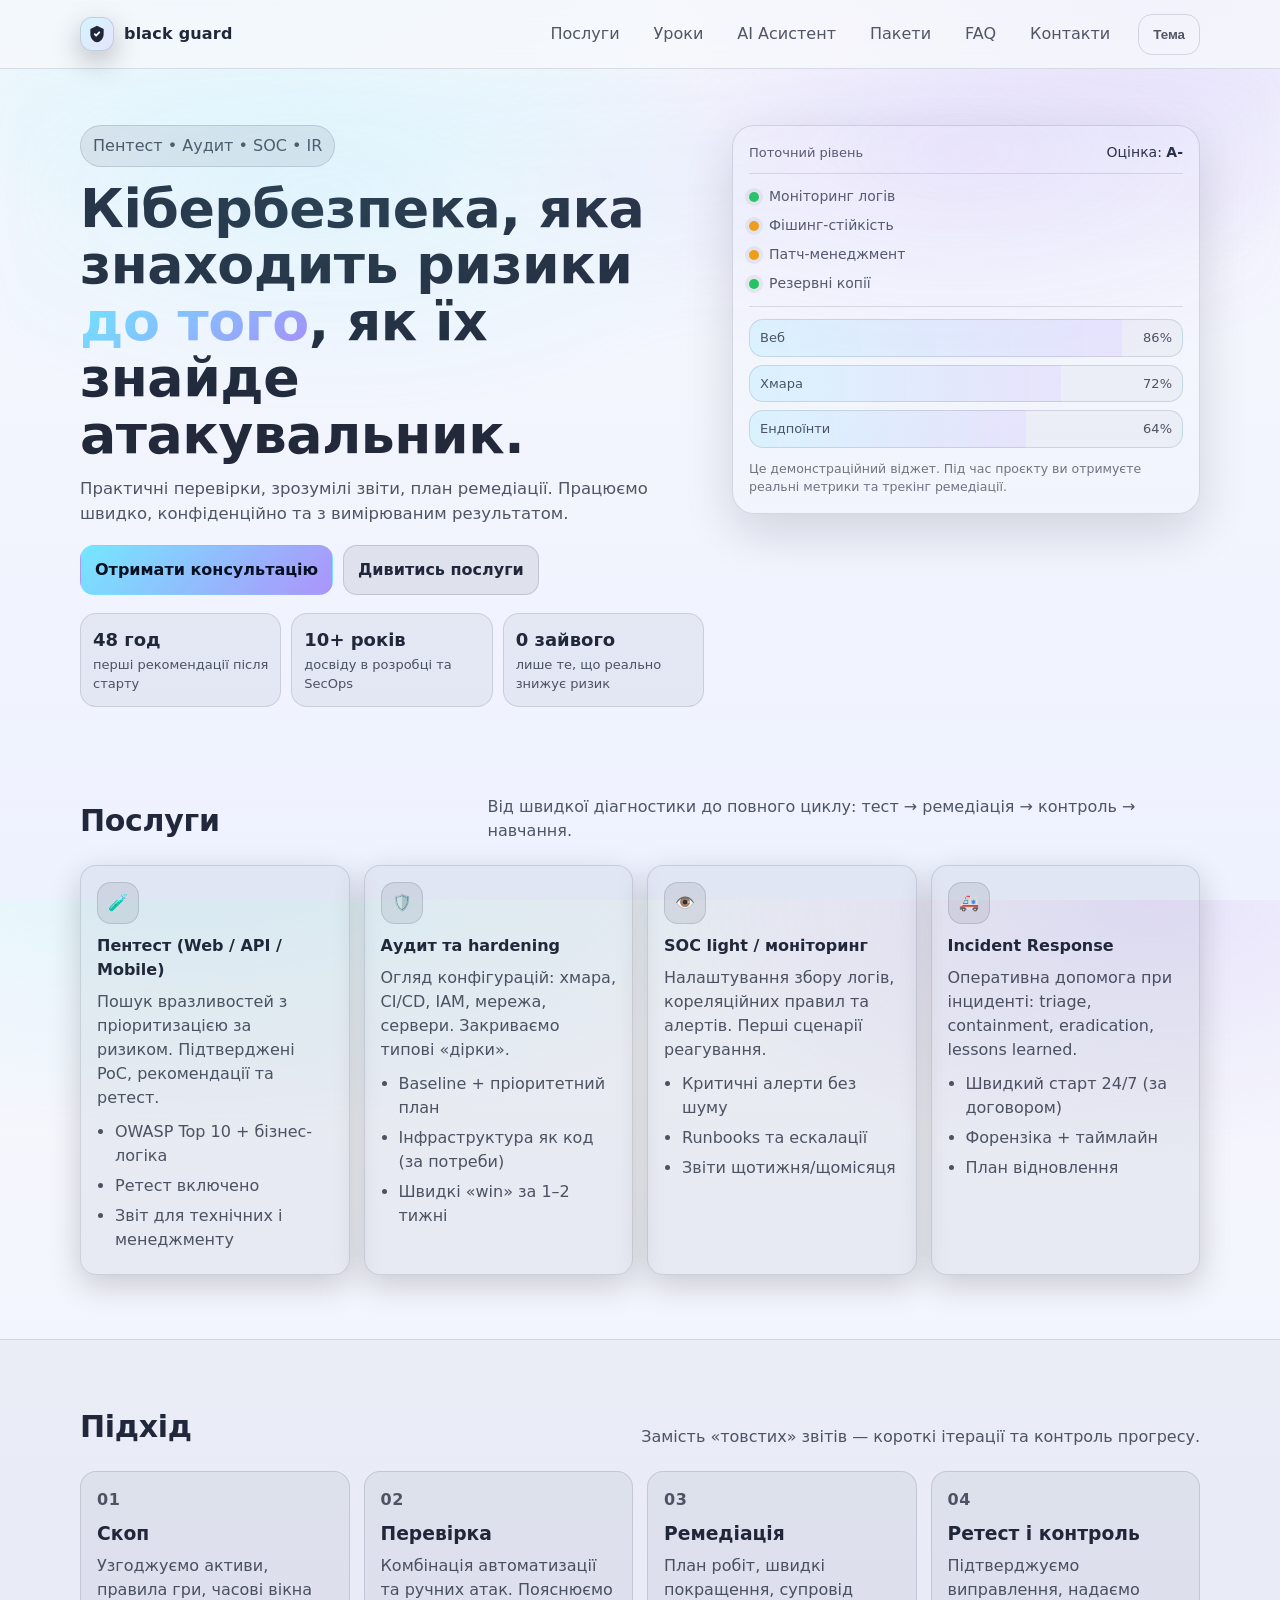
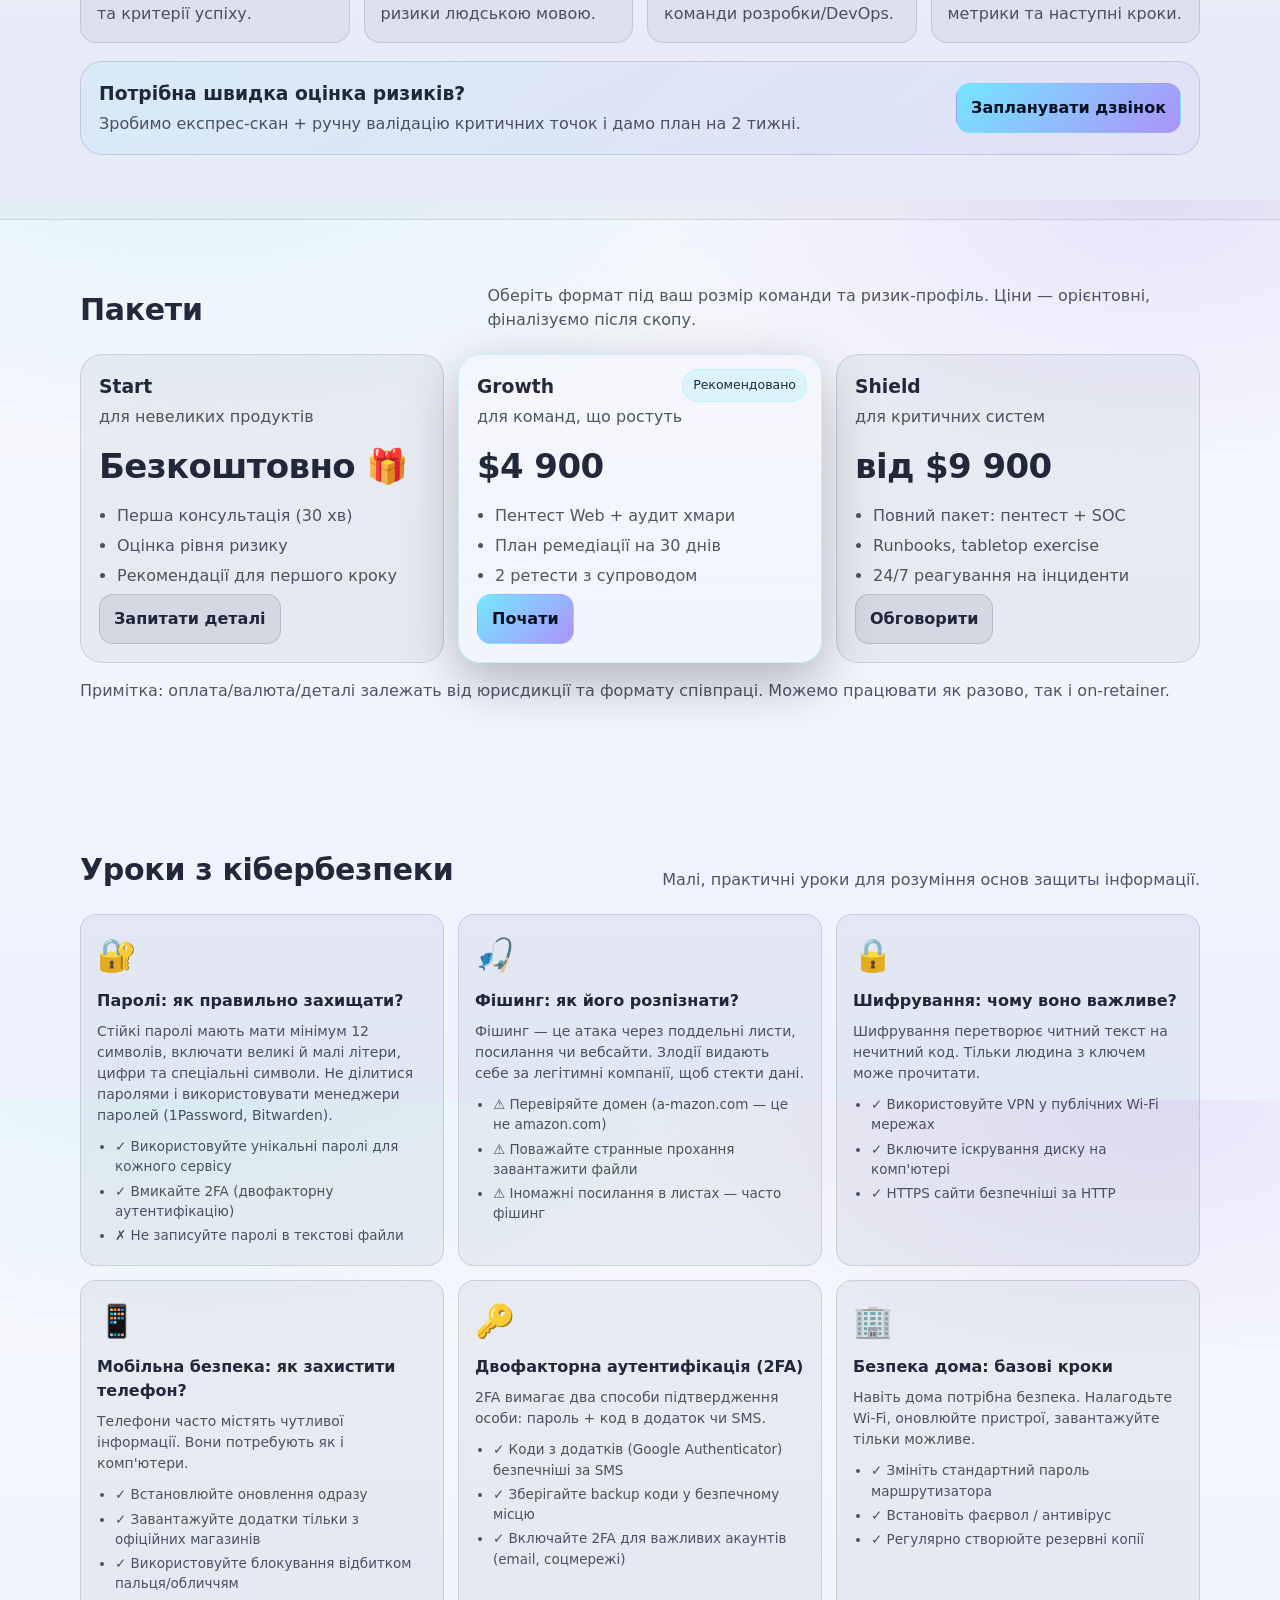
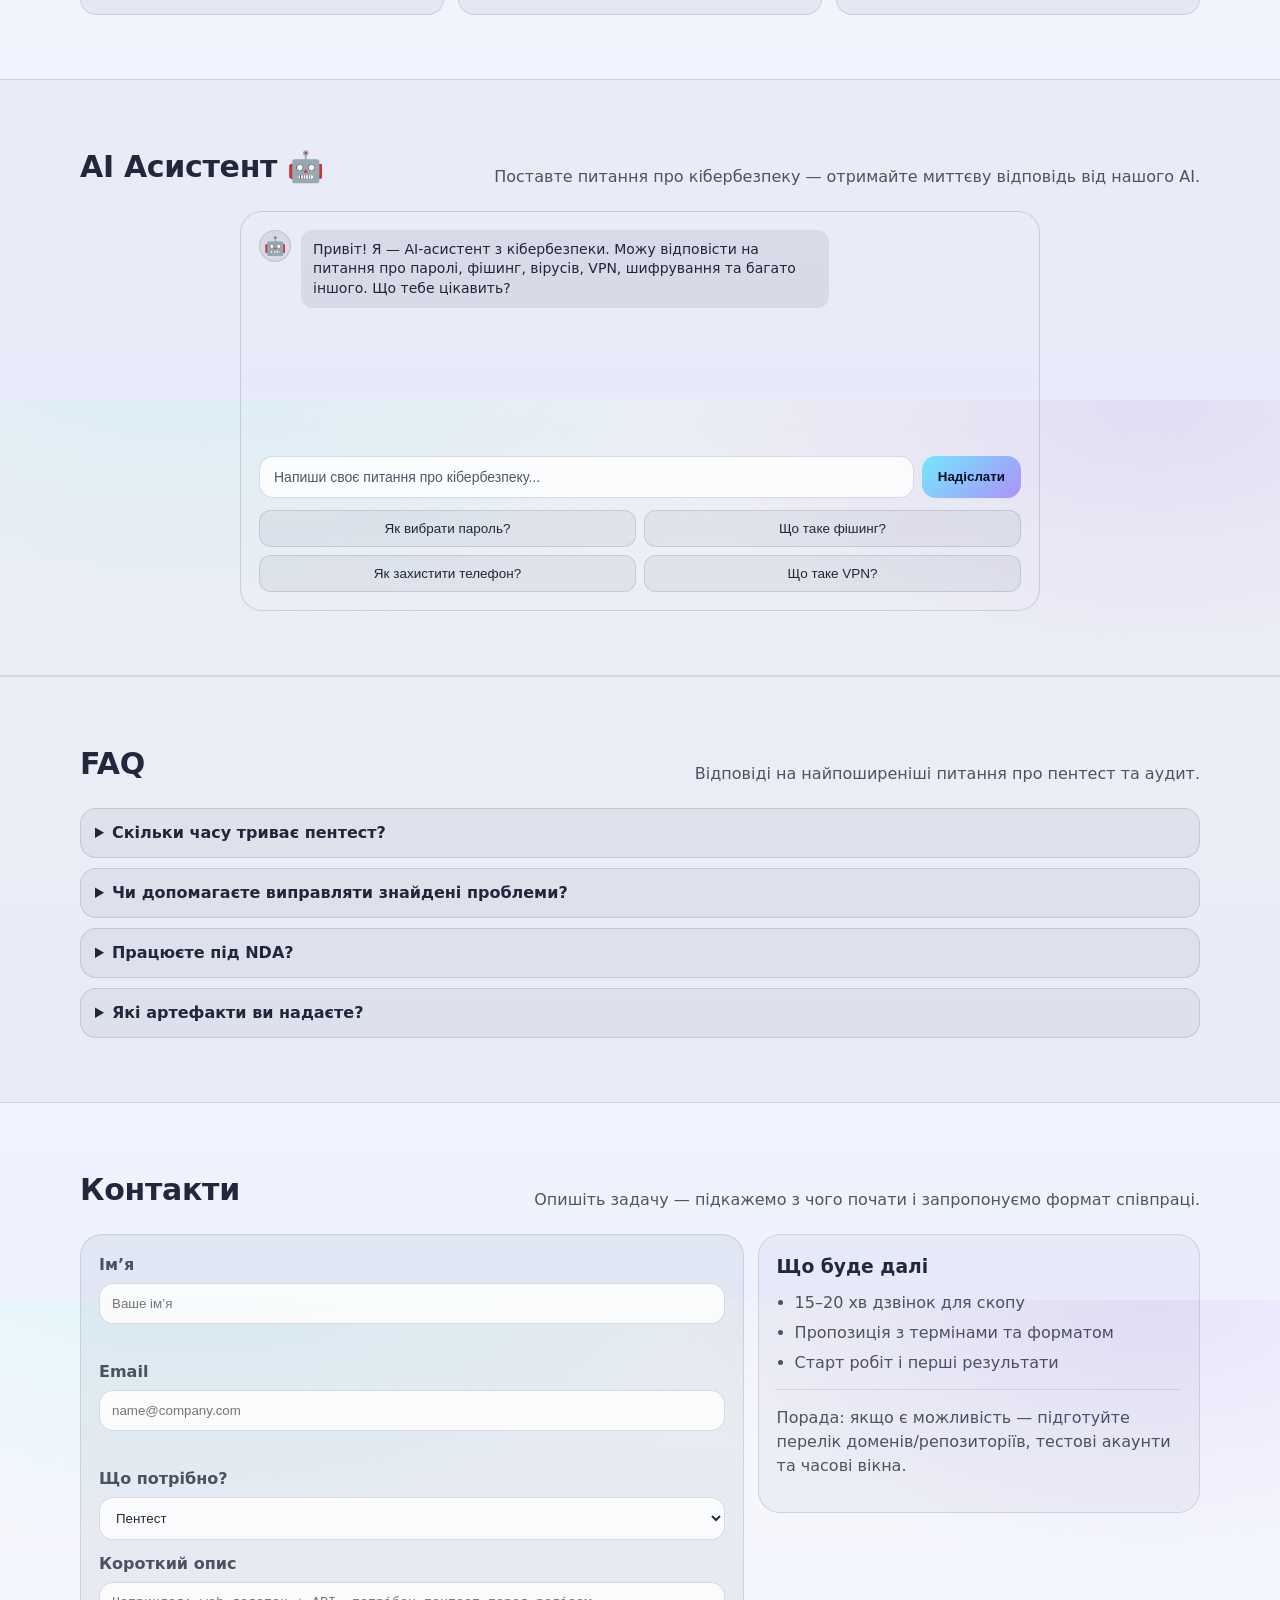
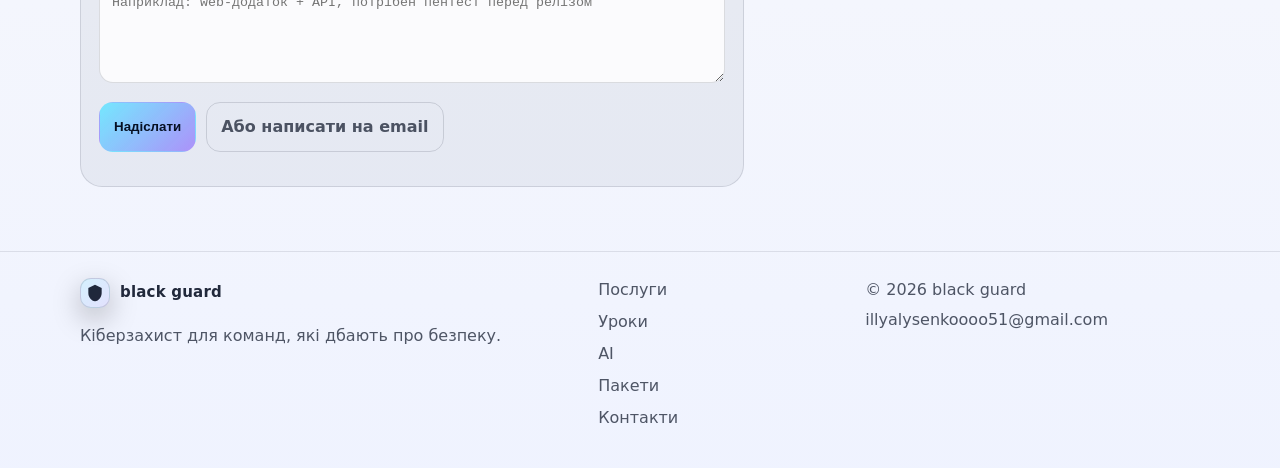
<file: index.html>
<!doctype html>
<html lang="uk">
  <head>
    <meta charset="utf-8" />
    <meta name="viewport" content="width=device-width, initial-scale=1" />
    <meta
      name="description"
      content="Пентест, аудит, SOC, реагування на інциденти та навчання. Допомагаємо бізнесу зменшити ризики та підняти рівень кіберстійкості."
    />
    <meta name="theme-color" content="#0b1020" />

    <title>black guard — кібербезпека для бізнесу</title>

    <meta property="og:title" content="black guard — кібербезпека для бізнесу" />
    <meta
      property="og:description"
      content="Пентест, аудит, SOC, реагування на інциденти та навчання. Практична кібербезпека без зайвої бюрократії."
    />
    <meta property="og:type" content="website" />

    <link rel="icon" href="assets/favicon.svg" type="image/svg+xml" />
    <link rel="stylesheet" href="styles.css" />
    <script>
      (() => {
        try {
          const saved = localStorage.getItem("theme");
          const prefersDark = window.matchMedia && window.matchMedia("(prefers-color-scheme: dark)").matches;
          const theme = saved ?? (prefersDark ? "dark" : "light");
          document.documentElement.dataset.theme = theme;
        } catch {}
      })();
    </script>
  </head>
  <body>
    <a class="skip-link" href="#main">Перейти до контенту</a>

    <header class="topbar" data-elevate>
      <div class="container topbar__inner">
        <a class="brand" href="#top" aria-label="black guard — на головну">
          <span class="brand__mark" aria-hidden="true">
            <svg viewBox="0 0 24 24" role="img" focusable="false">
              <path
                d="M12 2 20 6v6c0 5-3.5 9.4-8 10-4.5-.6-8-5-8-10V6l8-4z"
                fill="currentColor"
              />
              <path
                d="M9.3 12.2 11 14l3.7-4"
                fill="none"
                stroke="var(--bg)"
                stroke-width="2.2"
                stroke-linecap="round"
                stroke-linejoin="round"
              />
            </svg>
          </span>
          <span class="brand__text">black guard</span>
        </a>

        <nav class="nav" aria-label="Навігація">
          <button
            class="nav__toggle"
            type="button"
            data-nav-toggle
            aria-controls="nav-panel"
            aria-expanded="false"
          >
            <span class="sr-only">Відкрити меню</span>
            <span class="nav__burger" aria-hidden="true"></span>
          </button>

          <div class="nav__panel" id="nav-panel" data-nav-panel>
            <a class="nav__link" href="#services">Послуги</a>
            <a class="nav__link" href="#lessons">Уроки</a>
            <a class="nav__link" href="#ai-assistant">AI Асистент</a>
            <a class="nav__link" href="#pricing">Пакети</a>
            <a class="nav__link" href="#faq">FAQ</a>
            <a class="nav__link" href="#contact">Контакти</a>
            <button class="btn btn--ghost nav__theme" type="button" data-theme-toggle>
              <span class="sr-only">Перемкнути тему</span>
              <span aria-hidden="true">Тема</span>
            </button>
          </div>
        </nav>
      </div>
    </header>

    <main id="main">
      <section class="hero" id="top">
        <div class="container hero__grid">
          <div class="hero__copy">
            <p class="pill">Пентест • Аудит • SOC • IR</p>
            <h1 class="hero__title">
              Кібербезпека, яка знаходить ризики
              <span class="accent">до того</span>, як їх знайде атакувальник.
            </h1>
            <p class="hero__subtitle">
              Практичні перевірки, зрозумілі звіти, план ремедіації. Працюємо швидко, конфіденційно та з вимірюваним
              результатом.
            </p>
            <div class="hero__cta">
              <a class="btn btn--primary" href="#contact">Отримати консультацію</a>
              <a class="btn btn--secondary" href="#services">Дивитись послуги</a>
            </div>
            <dl class="hero__metrics" aria-label="Ключові показники">
              <div class="metric">
                <dt>48 год</dt>
                <dd>перші рекомендації після старту</dd>
              </div>
              <div class="metric">
                <dt>10+ років</dt>
                <dd>досвіду в розробці та SecOps</dd>
              </div>
              <div class="metric">
                <dt>0 зайвого</dt>
                <dd>лише те, що реально знижує ризик</dd>
              </div>
            </dl>
          </div>

          <div class="hero__card" aria-label="Панель кіберстатусу">
            <div class="glass">
              <div class="glass__row">
                <div class="glass__label">Поточний рівень</div>
                <div class="glass__value">Оцінка: <strong>A-</strong></div>
              </div>
              <div class="status">
                <div class="status__item"><span class="dot dot--ok" aria-hidden="true"></span><span>Моніторинг логів</span></div>
                <div class="status__item">
                  <span class="dot dot--warn" aria-hidden="true"></span><span>Фішинг-стійкість</span>
                </div>
                <div class="status__item">
                  <span class="dot dot--warn" aria-hidden="true"></span><span>Патч-менеджмент</span>
                </div>
                <div class="status__item">
                  <span class="dot dot--ok" aria-hidden="true"></span><span>Резервні копії</span>
                </div>
              </div>
              <div class="mini">
                <div class="mini__bar" style="--w: 86%"><span>Веб</span><span>86%</span></div>
                <div class="mini__bar" style="--w: 72%"><span>Хмара</span><span>72%</span></div>
                <div class="mini__bar" style="--w: 64%"><span>Ендпоїнти</span><span>64%</span></div>
              </div>
              <p class="glass__note">Це демонстраційний віджет. Під час проєкту ви отримуєте реальні метрики та трекінг ремедіації.</p>
            </div>
          </div>
        </div>
        <div class="hero__bg" aria-hidden="true"></div>
      </section>

      <section class="section" id="services">
        <div class="container">
          <div class="section__head">
            <h2>Послуги</h2>
            <p>Від швидкої діагностики до повного циклу: тест → ремедіація → контроль → навчання.</p>
          </div>

          <div class="grid cards">
            <article class="card">
              <div class="card__icon" aria-hidden="true">🧪</div>
              <h3>Пентест (Web / API / Mobile)</h3>
              <p>Пошук вразливостей з пріоритизацією за ризиком. Підтверджені PoC, рекомендації та ретест.</p>
              <ul class="list">
                <li>OWASP Top 10 + бізнес-логіка</li>
                <li>Ретест включено</li>
                <li>Звіт для технічних і менеджменту</li>
              </ul>
            </article>

            <article class="card">
              <div class="card__icon" aria-hidden="true">🛡️</div>
              <h3>Аудит та hardening</h3>
              <p>Огляд конфігурацій: хмара, CI/CD, IAM, мережа, сервери. Закриваємо типові «дірки».</p>
              <ul class="list">
                <li>Baseline + пріоритетний план</li>
                <li>Інфраструктура як код (за потреби)</li>
                <li>Швидкі «win» за 1–2 тижні</li>
              </ul>
            </article>

            <article class="card">
              <div class="card__icon" aria-hidden="true">👁️</div>
              <h3>SOC light / моніторинг</h3>
              <p>Налаштування збору логів, кореляційних правил та алертів. Перші сценарії реагування.</p>
              <ul class="list">
                <li>Критичні алерти без шуму</li>
                <li>Runbooks та ескалації</li>
                <li>Звіти щотижня/щомісяця</li>
              </ul>
            </article>

            <article class="card">
              <div class="card__icon" aria-hidden="true">🚑</div>
              <h3>Incident Response</h3>
              <p>Оперативна допомога при інциденті: triage, containment, eradication, lessons learned.</p>
              <ul class="list">
                <li>Швидкий старт 24/7 (за договором)</li>
                <li>Форензіка + таймлайн</li>
                <li>План відновлення</li>
              </ul>
            </article>
          </div>
        </div>
      </section>

      <section class="section section--alt" id="approach">
        <div class="container">
          <div class="section__head">
            <h2>Підхід</h2>
            <p>Замість «товстих» звітів — короткі ітерації та контроль прогресу.</p>
          </div>

          <ol class="steps">
            <li class="step">
              <div class="step__num">01</div>
              <h3>Скоп</h3>
              <p>Узгоджуємо активи, правила гри, часові вікна та критерії успіху.</p>
            </li>
            <li class="step">
              <div class="step__num">02</div>
              <h3>Перевірка</h3>
              <p>Комбінація автоматизації та ручних атак. Пояснюємо ризики людською мовою.</p>
            </li>
            <li class="step">
              <div class="step__num">03</div>
              <h3>Ремедіація</h3>
              <p>План робіт, швидкі покращення, супровід команди розробки/DevOps.</p>
            </li>
            <li class="step">
              <div class="step__num">04</div>
              <h3>Ретест і контроль</h3>
              <p>Підтверджуємо виправлення, надаємо метрики та наступні кроки.</p>
            </li>
          </ol>

          <div class="banner">
            <div class="banner__content">
              <h3>Потрібна швидка оцінка ризиків?</h3>
              <p>Зробимо експрес-скан + ручну валідацію критичних точок і дамо план на 2 тижні.</p>
            </div>
            <a class="btn btn--primary" href="#contact">Запланувати дзвінок</a>
          </div>
        </div>
      </section>

      <section class="section" id="pricing">
        <div class="container">
          <div class="section__head">
            <h2>Пакети</h2>
            <p>Оберіть формат під ваш розмір команди та ризик-профіль. Ціни — орієнтовні, фіналізуємо після скопу.</p>
          </div>

          <div class="grid pricing">
            <article class="price">
              <h3>Start</h3>
              <p class="price__tag">для невеликих продуктів</p>
              <p class="price__value">Безкоштовно 🎁</p>
              <ul class="list">
                <li>Перша консультація (30 хв)</li>
                <li>Оцінка рівня ризику</li>
                <li>Рекомендації для першого кроку</li>
              </ul>
              <a class="btn btn--secondary" href="#contact">Запитати деталі</a>
            </article>

            <article class="price price--featured" aria-label="Пакет Growth (рекомендовано)">
              <div class="price__badge">Рекомендовано</div>
              <h3>Growth</h3>
              <p class="price__tag">для команд, що ростуть</p>
              <p class="price__value">$4 900</p>
              <ul class="list">
                <li>Пентест Web + аудит хмари</li>
                <li>План ремедіації на 30 днів</li>
                <li>2 ретести з супроводом</li>
              </ul>
              <a class="btn btn--primary" href="#contact">Почати</a>
            </article>

            <article class="price">
              <h3>Shield</h3>
              <p class="price__tag">для критичних систем</p>
              <p class="price__value">від $9 900</p>
              <ul class="list">
                <li>Повний пакет: пентест + SOC</li>
                <li>Runbooks, tabletop exercise</li>
                <li>24/7 реагування на інциденти</li>
              </ul>
              <a class="btn btn--secondary" href="#contact">Обговорити</a>
            </article>
          </div>
          <p class="muted">
            Примітка: оплата/валюта/деталі залежать від юрисдикції та формату співпраці. Можемо працювати як разово,
            так і on‑retainer.
          </p>
        </div>
      </section>

      <section class="section" id="lessons">
        <div class="container">
          <div class="section__head">
            <h2>Уроки з кібербезпеки</h2>
            <p>Малі, практичні уроки для розуміння основ защиты інформації.</p>
          </div>

          <div class="lessons__grid">
            <article class="lesson">
              <div class="lesson__icon">🔐</div>
              <h3>Паролі: як правильно захищати?</h3>
              <p>Стійкі паролі мають мати мінімум 12 символів, включати великі й малі літери, цифри та спеціальні символи. Не ділитися паролями і використовувати менеджери паролей (1Password, Bitwarden).</p>
              <ul class="list list--small">
                <li>✓ Використовуйте унікальні паролі для кожного сервісу</li>
                <li>✓ Вмикайте 2FA (двофакторну аутентифікацію)</li>
                <li>✗ Не записуйте паролі в текстові файли</li>
              </ul>
            </article>

            <article class="lesson">
              <div class="lesson__icon">🎣</div>
              <h3>Фішинг: як його розпізнати?</h3>
              <p>Фішинг — це атака через поддельні листи, посилання чи вебсайти. Злодії видають себе за легітимні компанії, щоб стекти дані.</p>
              <ul class="list list--small">
                <li>⚠️ Перевіряйте домен (a-mazon.com — це не amazon.com)</li>
                <li>⚠️ Поважайте странные прохання завантажити файли</li>
                <li>⚠️ Іномажні посилання в листах — часто фішинг</li>
              </ul>
            </article>

            <article class="lesson">
              <div class="lesson__icon">🔒</div>
              <h3>Шифрування: чому воно важливе?</h3>
              <p>Шифрування перетворює читний текст на нечитний код. Тільки людина з ключем може прочитати.</p>
              <ul class="list list--small">
                <li>✓ Використовуйте VPN у публічних Wi-Fi мережах</li>
                <li>✓ Включите іскрування диску на комп'ютері</li>
                <li>✓ HTTPS сайти безпечніші за HTTP</li>
              </ul>
            </article>

            <article class="lesson">
              <div class="lesson__icon">📱</div>
              <h3>Мобільна безпека: як захистити телефон?</h3>
              <p>Телефони часто містять чутливої інформації. Вони потребують як і комп'ютери.</p>
              <ul class="list list--small">
                <li>✓ Встановлюйте оновлення одразу</li>
                <li>✓ Завантажуйте додатки тільки з офіційних магазинів</li>
                <li>✓ Використовуйте блокування відбитком пальця/обличчям</li>
              </ul>
            </article>

            <article class="lesson">
              <div class="lesson__icon">🔑</div>
              <h3>Двофакторна аутентифікація (2FA)</h3>
              <p>2FA вимагає два способи підтвердження особи: пароль + код в додаток чи SMS.</p>
              <ul class="list list--small">
                <li>✓ Коди з додатків (Google Authenticator) безпечніші за SMS</li>
                <li>✓ Зберігайте backup коди у безпечному місцю</li>
                <li>✓ Включайте 2FA для важливих акаунтів (email, соцмережі)</li>
              </ul>
            </article>

            <article class="lesson">
              <div class="lesson__icon">🏢</div>
              <h3>Безпека дома: базові кроки</h3>
              <p>Навіть дома потрібна безпека. Налагодьте Wi-Fi, оновлюйте пристрої, завантажуйте тільки можливе.</p>
              <ul class="list list--small">
                <li>✓ Змініть стандартний пароль маршрутизатора</li>
                <li>✓ Встановіть фаєрвол / антивірус</li>
                <li>✓ Регулярно створюйте резервні копії</li>
              </ul>
            </article>
          </div>
        </div>
      </section>

      <section class="section section--alt" id="ai-assistant">
        <div class="container">
          <div class="section__head">
            <h2>AI Асистент 🤖</h2>
            <p>Поставте питання про кібербезпеку — отримайте миттєву відповідь від нашого AI.</p>
          </div>

          <div class="ai-container">
            <div class="ai-chat">
              <div class="ai-messages" id="ai-messages">
                <div class="ai-message ai-message--bot">
                  <div class="ai-message__avatar">🤖</div>
                  <div class="ai-message__content">
                    Привіт! Я — AI-асистент з кібербезпеки. Можу відповісти на питання про паролі, фішинг, вірусів, VPN, шифрування та багато іншого. Що тебе цікавить?
                  </div>
                </div>
              </div>

              <div class="ai-input-area">
                <input 
                  type="text" 
                  id="ai-question" 
                  class="ai-input" 
                  placeholder="Напиши своє питання про кібербезпеку..." 
                  autocomplete="off"
                />
                <button type="button" id="ai-send" class="ai-send-btn">Надіслати</button>
              </div>

              <div class="ai-quick-questions">
                <button class="ai-quick-btn" data-question="Як правильно вибрати пароль?">Як вибрати пароль?</button>
                <button class="ai-quick-btn" data-question="Що таке фішинг?">Що таке фішинг?</button>
                <button class="ai-quick-btn" data-question="Як захистити телефон?">Як захистити телефон?</button>
                <button class="ai-quick-btn" data-question="Що таке VPN?">Що таке VPN?</button>
              </div>
            </div>
          </div>
        </div>
      </section>

      <section class="section section--alt" id="faq">
        <div class="container">
          <div class="section__head">
            <h2>FAQ</h2>
            <p>Відповіді на найпоширеніші питання про пентест та аудит.</p>
          </div>

          <div class="faq">
            <details class="faq__item">
              <summary>Скільки часу триває пентест?</summary>
              <div class="faq__content">
                <p>
                  Зазвичай 5–10 робочих днів для Web/API середнього розміру + 2–3 дні на звіт. Точний термін залежить
                  від скопу.
                </p>
              </div>
            </details>
            <details class="faq__item">
              <summary>Чи допомагаєте виправляти знайдені проблеми?</summary>
              <div class="faq__content">
                <p>
                  Так. Додаємо план ремедіації, приклади конфігів і, за потреби, проводимо сесії з командою. Після фіксів
                  робимо ретест.
                </p>
              </div>
            </details>
            <details class="faq__item">
              <summary>Працюєте під NDA?</summary>
              <div class="faq__content">
                <p>Так. Підписуємо NDA та узгоджуємо правила доступу. Мінімізуємо отримання і зберігання чутливих даних.</p>
              </div>
            </details>
            <details class="faq__item">
              <summary>Які артефакти ви надаєте?</summary>
              <div class="faq__content">
                <p>Технічний звіт, executive summary, список знахідок з пріоритетами, PoC, план робіт та статус‑таблицю після ретесту.</p>
              </div>
            </details>
          </div>
        </div>
      </section>

      <section class="section" id="contact">
        <div class="container">
          <div class="section__head">
            <h2>Контакти</h2>
            <p>Опишіть задачу — підкажемо з чого почати і запропонуємо формат співпраці.</p>
          </div>

          <div class="grid contact">
            <form class="form" id="lead-form" autocomplete="on" novalidate>
              <div class="field">
                <label for="name">Ім’я</label>
                <input id="name" name="name" type="text" autocomplete="name" placeholder="Ваше ім’я" required />
                <p class="field__hint" data-error-for="name" aria-live="polite"></p>
              </div>
              <div class="field">
                <label for="email">Email</label>
                <input id="email" name="email" type="email" autocomplete="email" placeholder="name@company.com" required />
                <p class="field__hint" data-error-for="email" aria-live="polite"></p>
              </div>
              <div class="field">
                <label for="topic">Що потрібно?</label>
                <select id="topic" name="topic">
                  <option value="pentest">Пентест</option>
                  <option value="audit">Аудит / hardening</option>
                  <option value="soc">SOC / моніторинг</option>
                  <option value="ir">Incident Response</option>
                  <option value="other">Інше</option>
                </select>
              </div>
              <div class="field">
                <label for="message">Короткий опис</label>
                <textarea id="message" name="message" rows="5" placeholder="Наприклад: web‑додаток + API, потрібен пентест перед релізом"></textarea>
              </div>
              <div class="form__actions">
                <button class="btn btn--primary" type="submit">Надіслати</button>
                <a class="btn btn--ghost" href="mailto:security@kyivsec.example?subject=Запит%20на%20кібербезпеку">Або написати на email</a>
              </div>
              <p class="muted" id="form-status" aria-live="polite"></p>
            </form>

            <aside class="panel">
              <h3>Що буде далі</h3>
              <ul class="list">
                <li>15–20 хв дзвінок для скопу</li>
                <li>Пропозиція з термінами та форматом</li>
                <li>Старт робіт і перші результати</li>
              </ul>
              <div class="panel__line"></div>
              <p class="muted">Порада: якщо є можливість — підготуйте перелік доменів/репозиторіїв, тестові акаунти та часові вікна.</p>
            </aside>
          </div>
        </div>
      </section>
    </main>

    <footer class="footer">
      <div class="container footer__grid">
        <div>
          <div class="brand brand--small">
            <span class="brand__mark" aria-hidden="true">
              <svg viewBox="0 0 24 24" role="img" focusable="false">
                <path d="M12 2 20 6v6c0 5-3.5 9.4-8 10-4.5-.6-8-5-8-10V6l8-4z" fill="currentColor" />
              </svg>
            </span>
            <span class="brand__text">black guard</span>
          </div>
          <p class="muted">Кіберзахист для команд, які дбають про безпеку.</p>
        </div>
        <div class="footer__links">
          <a href="#services">Послуги</a>
          <a href="#lessons">Уроки</a>
          <a href="#ai-assistant">AI</a>
          <a href="#pricing">Пакети</a>
          <a href="#contact">Контакти</a>
        </div>
        <div class="footer__meta muted">
          <div>© <span id="year"></span> black guard</div>
          <div>illyalysenkoooo51@gmail.com</div>
        </div>
      </div>
    </footer>

    <script src="app.js" defer></script>
  </body>
</html>
</file>
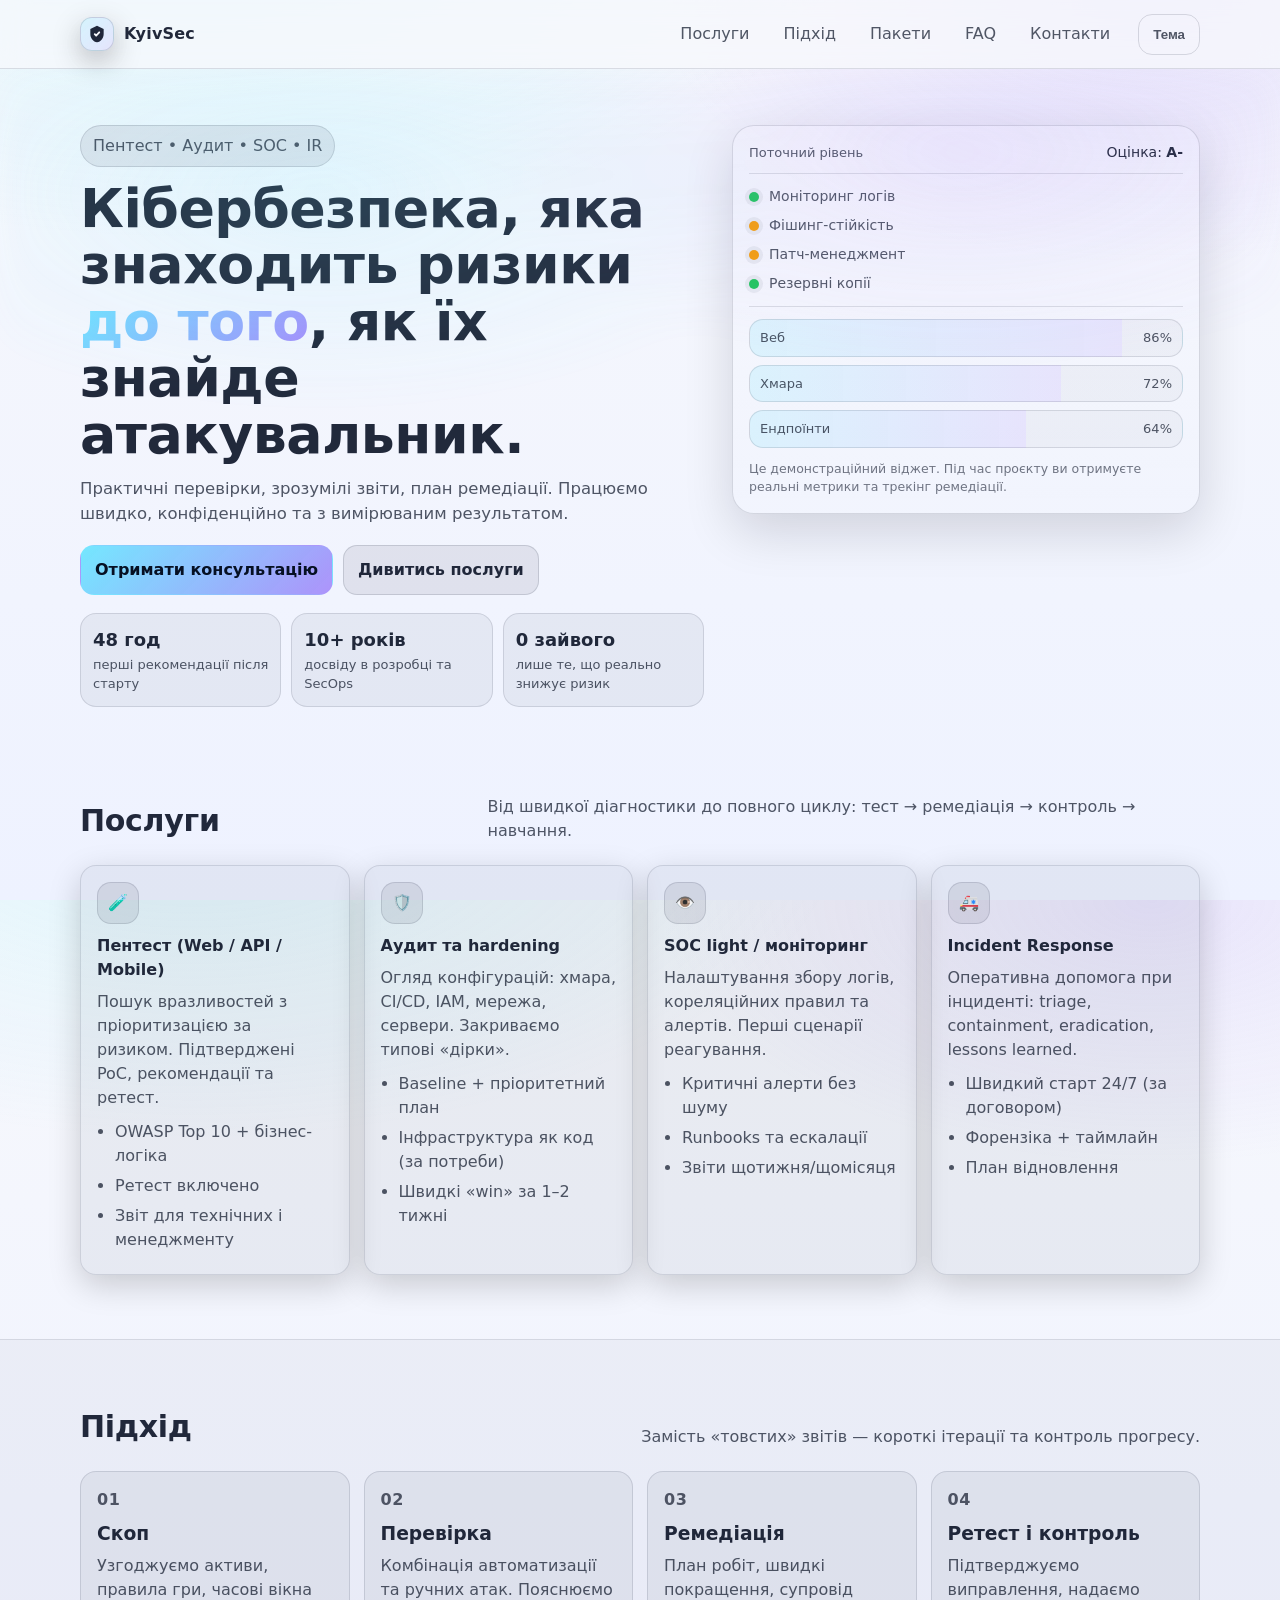
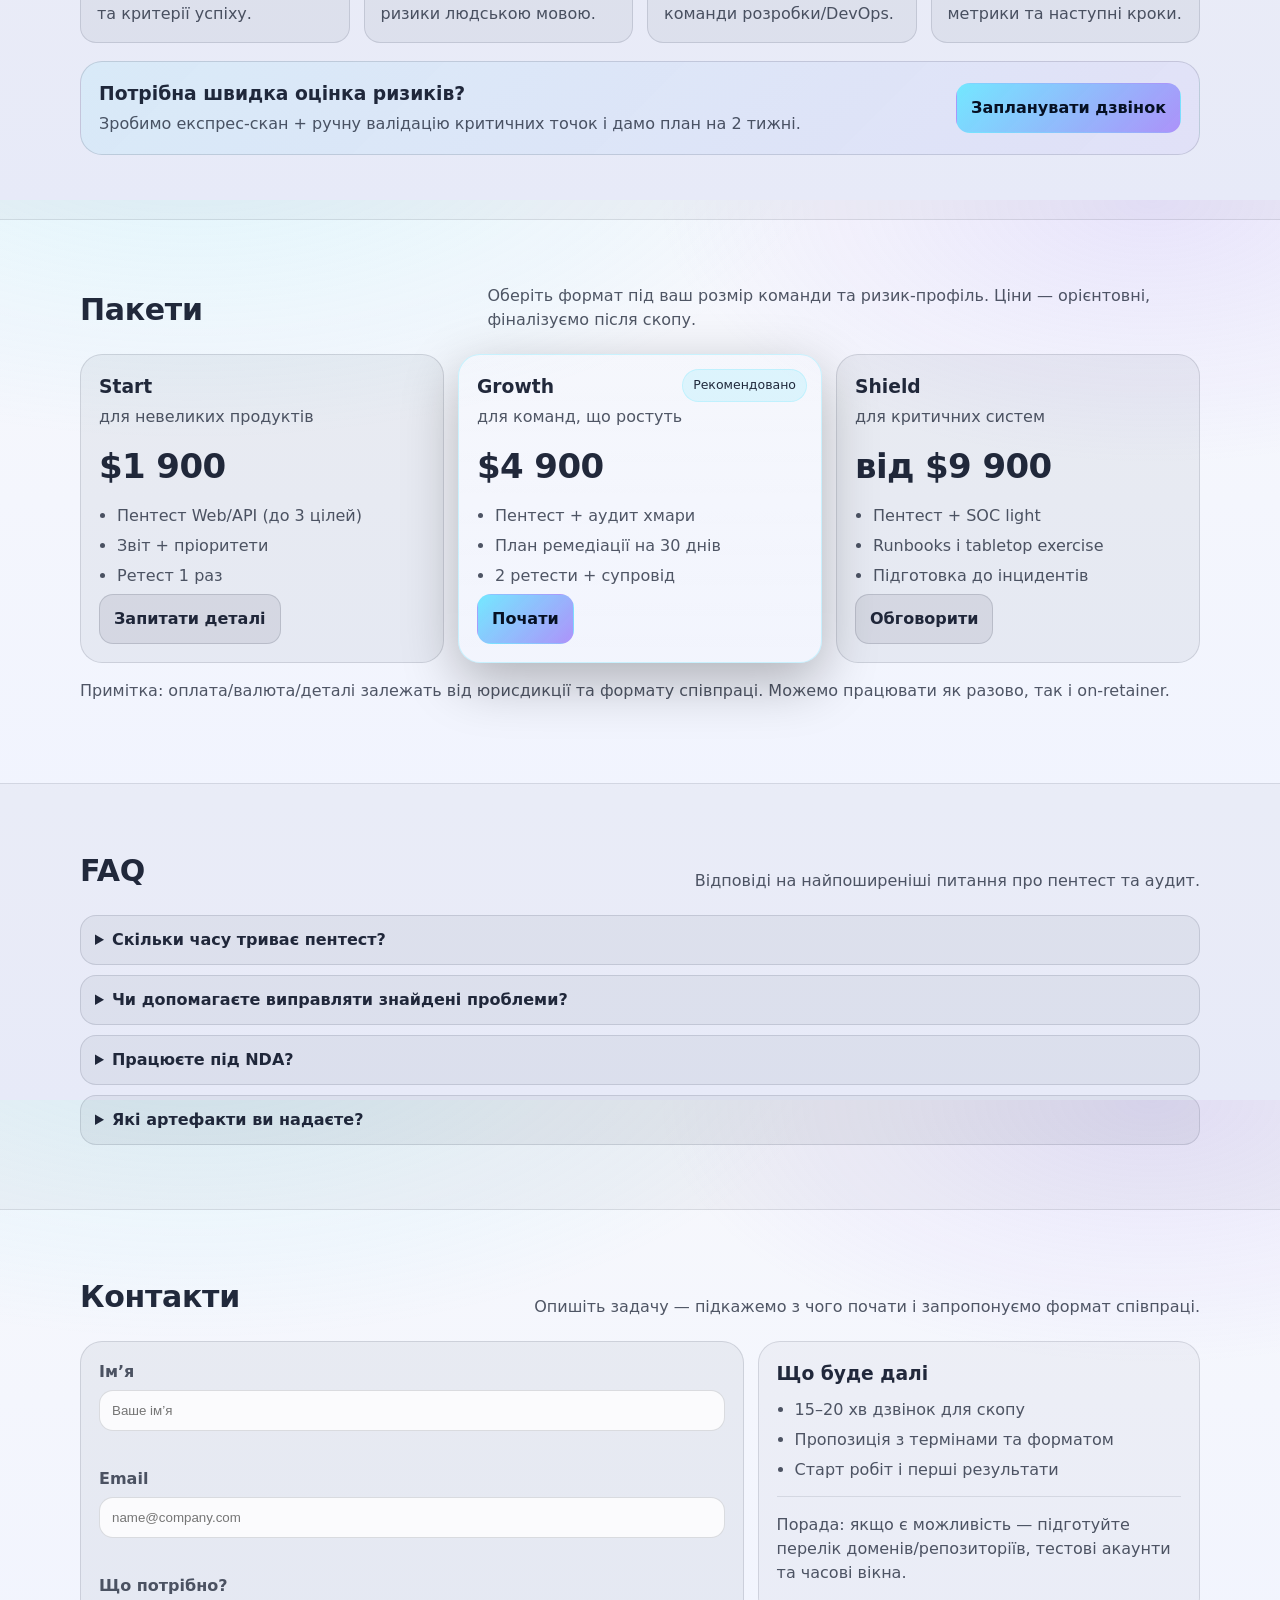
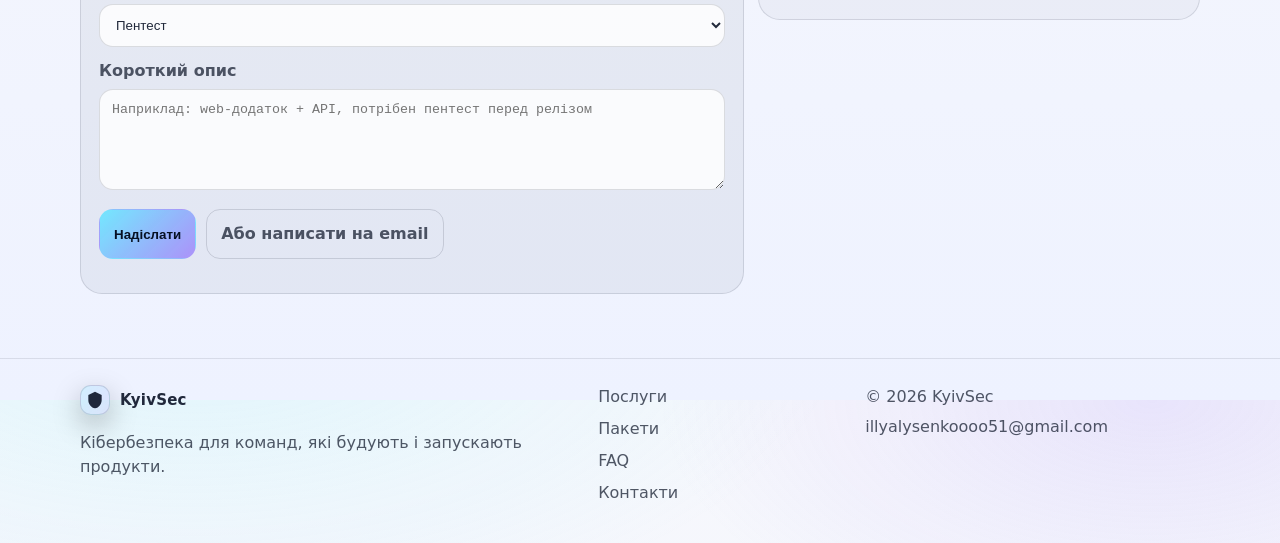
<file: cybersec-site/index.html>
<!doctype html>
<html lang="uk">
  <head>
    <meta charset="utf-8" />
    <meta name="viewport" content="width=device-width, initial-scale=1" />
    <meta
      name="description"
      content="Пентест, аудит, SOC, реагування на інциденти та навчання. Допомагаємо бізнесу зменшити ризики та підняти рівень кіберстійкості."
    />
    <meta name="theme-color" content="#0b1020" />

    <title>KyivSec — кібербезпека для бізнесу</title>

    <meta property="og:title" content="KyivSec — кібербезпека для бізнесу" />
    <meta
      property="og:description"
      content="Пентест, аудит, SOC, реагування на інциденти та навчання. Практична кібербезпека без зайвої бюрократії."
    />
    <meta property="og:type" content="website" />

    <link rel="icon" href="assets/favicon.svg" type="image/svg+xml" />
    <link rel="stylesheet" href="styles.css" />
    <script>
      (() => {
        try {
          const saved = localStorage.getItem("theme");
          const prefersDark = window.matchMedia && window.matchMedia("(prefers-color-scheme: dark)").matches;
          const theme = saved ?? (prefersDark ? "dark" : "light");
          document.documentElement.dataset.theme = theme;
        } catch {}
      })();
    </script>
  </head>
  <body>
    <a class="skip-link" href="#main">Перейти до контенту</a>

    <header class="topbar" data-elevate>
      <div class="container topbar__inner">
        <a class="brand" href="#top" aria-label="KyivSec — на головну">
          <span class="brand__mark" aria-hidden="true">
            <svg viewBox="0 0 24 24" role="img" focusable="false">
              <path
                d="M12 2 20 6v6c0 5-3.5 9.4-8 10-4.5-.6-8-5-8-10V6l8-4z"
                fill="currentColor"
              />
              <path
                d="M9.3 12.2 11 14l3.7-4"
                fill="none"
                stroke="var(--bg)"
                stroke-width="2.2"
                stroke-linecap="round"
                stroke-linejoin="round"
              />
            </svg>
          </span>
          <span class="brand__text">KyivSec</span>
        </a>

        <nav class="nav" aria-label="Навігація">
          <button
            class="nav__toggle"
            type="button"
            data-nav-toggle
            aria-controls="nav-panel"
            aria-expanded="false"
          >
            <span class="sr-only">Відкрити меню</span>
            <span class="nav__burger" aria-hidden="true"></span>
          </button>

          <div class="nav__panel" id="nav-panel" data-nav-panel>
            <a class="nav__link" href="#services">Послуги</a>
            <a class="nav__link" href="#approach">Підхід</a>
            <a class="nav__link" href="#pricing">Пакети</a>
            <a class="nav__link" href="#faq">FAQ</a>
            <a class="nav__link" href="#contact">Контакти</a>
            <button class="btn btn--ghost nav__theme" type="button" data-theme-toggle>
              <span class="sr-only">Перемкнути тему</span>
              <span aria-hidden="true">Тема</span>
            </button>
          </div>
        </nav>
      </div>
    </header>

    <main id="main">
      <section class="hero" id="top">
        <div class="container hero__grid">
          <div class="hero__copy">
            <p class="pill">Пентест • Аудит • SOC • IR</p>
            <h1 class="hero__title">
              Кібербезпека, яка знаходить ризики
              <span class="accent">до того</span>, як їх знайде атакувальник.
            </h1>
            <p class="hero__subtitle">
              Практичні перевірки, зрозумілі звіти, план ремедіації. Працюємо швидко, конфіденційно та з вимірюваним
              результатом.
            </p>
            <div class="hero__cta">
              <a class="btn btn--primary" href="#contact">Отримати консультацію</a>
              <a class="btn btn--secondary" href="#services">Дивитись послуги</a>
            </div>
            <dl class="hero__metrics" aria-label="Ключові показники">
              <div class="metric">
                <dt>48 год</dt>
                <dd>перші рекомендації після старту</dd>
              </div>
              <div class="metric">
                <dt>10+ років</dt>
                <dd>досвіду в розробці та SecOps</dd>
              </div>
              <div class="metric">
                <dt>0 зайвого</dt>
                <dd>лише те, що реально знижує ризик</dd>
              </div>
            </dl>
          </div>

          <div class="hero__card" aria-label="Панель кіберстатусу">
            <div class="glass">
              <div class="glass__row">
                <div class="glass__label">Поточний рівень</div>
                <div class="glass__value">Оцінка: <strong>A-</strong></div>
              </div>
              <div class="status">
                <div class="status__item"><span class="dot dot--ok" aria-hidden="true"></span><span>Моніторинг логів</span></div>
                <div class="status__item">
                  <span class="dot dot--warn" aria-hidden="true"></span><span>Фішинг-стійкість</span>
                </div>
                <div class="status__item">
                  <span class="dot dot--warn" aria-hidden="true"></span><span>Патч-менеджмент</span>
                </div>
                <div class="status__item">
                  <span class="dot dot--ok" aria-hidden="true"></span><span>Резервні копії</span>
                </div>
              </div>
              <div class="mini">
                <div class="mini__bar" style="--w: 86%"><span>Веб</span><span>86%</span></div>
                <div class="mini__bar" style="--w: 72%"><span>Хмара</span><span>72%</span></div>
                <div class="mini__bar" style="--w: 64%"><span>Ендпоїнти</span><span>64%</span></div>
              </div>
              <p class="glass__note">Це демонстраційний віджет. Під час проєкту ви отримуєте реальні метрики та трекінг ремедіації.</p>
            </div>
          </div>
        </div>
        <div class="hero__bg" aria-hidden="true"></div>
      </section>

      <section class="section" id="services">
        <div class="container">
          <div class="section__head">
            <h2>Послуги</h2>
            <p>Від швидкої діагностики до повного циклу: тест → ремедіація → контроль → навчання.</p>
          </div>

          <div class="grid cards">
            <article class="card">
              <div class="card__icon" aria-hidden="true">🧪</div>
              <h3>Пентест (Web / API / Mobile)</h3>
              <p>Пошук вразливостей з пріоритизацією за ризиком. Підтверджені PoC, рекомендації та ретест.</p>
              <ul class="list">
                <li>OWASP Top 10 + бізнес-логіка</li>
                <li>Ретест включено</li>
                <li>Звіт для технічних і менеджменту</li>
              </ul>
            </article>

            <article class="card">
              <div class="card__icon" aria-hidden="true">🛡️</div>
              <h3>Аудит та hardening</h3>
              <p>Огляд конфігурацій: хмара, CI/CD, IAM, мережа, сервери. Закриваємо типові «дірки».</p>
              <ul class="list">
                <li>Baseline + пріоритетний план</li>
                <li>Інфраструктура як код (за потреби)</li>
                <li>Швидкі «win» за 1–2 тижні</li>
              </ul>
            </article>

            <article class="card">
              <div class="card__icon" aria-hidden="true">👁️</div>
              <h3>SOC light / моніторинг</h3>
              <p>Налаштування збору логів, кореляційних правил та алертів. Перші сценарії реагування.</p>
              <ul class="list">
                <li>Критичні алерти без шуму</li>
                <li>Runbooks та ескалації</li>
                <li>Звіти щотижня/щомісяця</li>
              </ul>
            </article>

            <article class="card">
              <div class="card__icon" aria-hidden="true">🚑</div>
              <h3>Incident Response</h3>
              <p>Оперативна допомога при інциденті: triage, containment, eradication, lessons learned.</p>
              <ul class="list">
                <li>Швидкий старт 24/7 (за договором)</li>
                <li>Форензіка + таймлайн</li>
                <li>План відновлення</li>
              </ul>
            </article>
          </div>
        </div>
      </section>

      <section class="section section--alt" id="approach">
        <div class="container">
          <div class="section__head">
            <h2>Підхід</h2>
            <p>Замість «товстих» звітів — короткі ітерації та контроль прогресу.</p>
          </div>

          <ol class="steps">
            <li class="step">
              <div class="step__num">01</div>
              <h3>Скоп</h3>
              <p>Узгоджуємо активи, правила гри, часові вікна та критерії успіху.</p>
            </li>
            <li class="step">
              <div class="step__num">02</div>
              <h3>Перевірка</h3>
              <p>Комбінація автоматизації та ручних атак. Пояснюємо ризики людською мовою.</p>
            </li>
            <li class="step">
              <div class="step__num">03</div>
              <h3>Ремедіація</h3>
              <p>План робіт, швидкі покращення, супровід команди розробки/DevOps.</p>
            </li>
            <li class="step">
              <div class="step__num">04</div>
              <h3>Ретест і контроль</h3>
              <p>Підтверджуємо виправлення, надаємо метрики та наступні кроки.</p>
            </li>
          </ol>

          <div class="banner">
            <div class="banner__content">
              <h3>Потрібна швидка оцінка ризиків?</h3>
              <p>Зробимо експрес-скан + ручну валідацію критичних точок і дамо план на 2 тижні.</p>
            </div>
            <a class="btn btn--primary" href="#contact">Запланувати дзвінок</a>
          </div>
        </div>
      </section>

      <section class="section" id="pricing">
        <div class="container">
          <div class="section__head">
            <h2>Пакети</h2>
            <p>Оберіть формат під ваш розмір команди та ризик-профіль. Ціни — орієнтовні, фіналізуємо після скопу.</p>
          </div>

          <div class="grid pricing">
            <article class="price">
              <h3>Start</h3>
              <p class="price__tag">для невеликих продуктів</p>
              <p class="price__value">$1 900</p>
              <ul class="list">
                <li>Пентест Web/API (до 3 цілей)</li>
                <li>Звіт + пріоритети</li>
                <li>Ретест 1 раз</li>
              </ul>
              <a class="btn btn--secondary" href="#contact">Запитати деталі</a>
            </article>

            <article class="price price--featured" aria-label="Пакет Growth (рекомендовано)">
              <div class="price__badge">Рекомендовано</div>
              <h3>Growth</h3>
              <p class="price__tag">для команд, що ростуть</p>
              <p class="price__value">$4 900</p>
              <ul class="list">
                <li>Пентест + аудит хмари</li>
                <li>План ремедіації на 30 днів</li>
                <li>2 ретести + супровід</li>
              </ul>
              <a class="btn btn--primary" href="#contact">Почати</a>
            </article>

            <article class="price">
              <h3>Shield</h3>
              <p class="price__tag">для критичних систем</p>
              <p class="price__value">від $9 900</p>
              <ul class="list">
                <li>Пентест + SOC light</li>
                <li>Runbooks і tabletop exercise</li>
                <li>Підготовка до інцидентів</li>
              </ul>
              <a class="btn btn--secondary" href="#contact">Обговорити</a>
            </article>
          </div>
          <p class="muted">
            Примітка: оплата/валюта/деталі залежать від юрисдикції та формату співпраці. Можемо працювати як разово,
            так і on‑retainer.
          </p>
        </div>
      </section>

      <section class="section section--alt" id="faq">
        <div class="container">
          <div class="section__head">
            <h2>FAQ</h2>
            <p>Відповіді на найпоширеніші питання про пентест та аудит.</p>
          </div>

          <div class="faq">
            <details class="faq__item">
              <summary>Скільки часу триває пентест?</summary>
              <div class="faq__content">
                <p>
                  Зазвичай 5–10 робочих днів для Web/API середнього розміру + 2–3 дні на звіт. Точний термін залежить
                  від скопу.
                </p>
              </div>
            </details>
            <details class="faq__item">
              <summary>Чи допомагаєте виправляти знайдені проблеми?</summary>
              <div class="faq__content">
                <p>
                  Так. Додаємо план ремедіації, приклади конфігів і, за потреби, проводимо сесії з командою. Після фіксів
                  робимо ретест.
                </p>
              </div>
            </details>
            <details class="faq__item">
              <summary>Працюєте під NDA?</summary>
              <div class="faq__content">
                <p>Так. Підписуємо NDA та узгоджуємо правила доступу. Мінімізуємо отримання і зберігання чутливих даних.</p>
              </div>
            </details>
            <details class="faq__item">
              <summary>Які артефакти ви надаєте?</summary>
              <div class="faq__content">
                <p>Технічний звіт, executive summary, список знахідок з пріоритетами, PoC, план робіт та статус‑таблицю після ретесту.</p>
              </div>
            </details>
          </div>
        </div>
      </section>

      <section class="section" id="contact">
        <div class="container">
          <div class="section__head">
            <h2>Контакти</h2>
            <p>Опишіть задачу — підкажемо з чого почати і запропонуємо формат співпраці.</p>
          </div>

          <div class="grid contact">
            <form class="form" id="lead-form" autocomplete="on" novalidate>
              <div class="field">
                <label for="name">Ім’я</label>
                <input id="name" name="name" type="text" autocomplete="name" placeholder="Ваше ім’я" required />
                <p class="field__hint" data-error-for="name" aria-live="polite"></p>
              </div>
              <div class="field">
                <label for="email">Email</label>
                <input id="email" name="email" type="email" autocomplete="email" placeholder="name@company.com" required />
                <p class="field__hint" data-error-for="email" aria-live="polite"></p>
              </div>
              <div class="field">
                <label for="topic">Що потрібно?</label>
                <select id="topic" name="topic">
                  <option value="pentest">Пентест</option>
                  <option value="audit">Аудит / hardening</option>
                  <option value="soc">SOC / моніторинг</option>
                  <option value="ir">Incident Response</option>
                  <option value="other">Інше</option>
                </select>
              </div>
              <div class="field">
                <label for="message">Короткий опис</label>
                <textarea id="message" name="message" rows="5" placeholder="Наприклад: web‑додаток + API, потрібен пентест перед релізом"></textarea>
              </div>
              <div class="form__actions">
                <button class="btn btn--primary" type="submit">Надіслати</button>
                <a class="btn btn--ghost" href="mailto:security@kyivsec.example?subject=Запит%20на%20кібербезпеку">Або написати на email</a>
              </div>
              <p class="muted" id="form-status" aria-live="polite"></p>
            </form>

            <aside class="panel">
              <h3>Що буде далі</h3>
              <ul class="list">
                <li>15–20 хв дзвінок для скопу</li>
                <li>Пропозиція з термінами та форматом</li>
                <li>Старт робіт і перші результати</li>
              </ul>
              <div class="panel__line"></div>
              <p class="muted">Порада: якщо є можливість — підготуйте перелік доменів/репозиторіїв, тестові акаунти та часові вікна.</p>
            </aside>
          </div>
        </div>
      </section>
    </main>

    <footer class="footer">
      <div class="container footer__grid">
        <div>
          <div class="brand brand--small">
            <span class="brand__mark" aria-hidden="true">
              <svg viewBox="0 0 24 24" role="img" focusable="false">
                <path d="M12 2 20 6v6c0 5-3.5 9.4-8 10-4.5-.6-8-5-8-10V6l8-4z" fill="currentColor" />
              </svg>
            </span>
            <span class="brand__text">KyivSec</span>
          </div>
          <p class="muted">Кібербезпека для команд, які будують і запускають продукти.</p>
        </div>
        <div class="footer__links">
          <a href="#services">Послуги</a>
          <a href="#pricing">Пакети</a>
          <a href="#faq">FAQ</a>
          <a href="#contact">Контакти</a>
        </div>
        <div class="footer__meta muted">
          <div>© <span id="year"></span> KyivSec</div>
          <div>illyalysenkoooo51@gmail.com</div>
        </div>
      </div>
    </footer>

    <script src="app.js" defer></script>
  </body>
</html>
</file>
<file: styles.css>
:root {
  --bg: #0b1020;
  --bg2: #0a122a;
  --card: rgba(255, 255, 255, 0.06);
  --card2: rgba(255, 255, 255, 0.08);
  --text: rgba(255, 255, 255, 0.92);
  --muted: rgba(255, 255, 255, 0.72);
  --faint: rgba(255, 255, 255, 0.55);
  --line: rgba(255, 255, 255, 0.12);
  --shadow: 0 18px 50px rgba(0, 0, 0, 0.35);
  --accent: #6ee7ff;
  --accent2: #a78bfa;
  --ok: #22c55e;
  --warn: #f59e0b;
  --surface: rgba(255, 255, 255, 0.05);
  --surface2: rgba(255, 255, 255, 0.08);
  --surface3: rgba(255, 255, 255, 0.03);
  --border: rgba(255, 255, 255, 0.12);
  --border-strong: rgba(255, 255, 255, 0.14);
  --section-alt: rgba(255, 255, 255, 0.02);
  --topbar: rgba(10, 16, 32, 0.62);
  --topbar-panel: rgba(10, 16, 32, 0.92);
  --ring: rgba(255, 255, 255, 0.04);
  --input-bg: rgba(0, 0, 0, 0.18);
  --line-soft: rgba(255, 255, 255, 0.1);
  --text-soft: rgba(255, 255, 255, 0.7);
  --radius: 16px;
  --radius2: 22px;
  --max: 1120px;
  --font: ui-sans-serif, system-ui, -apple-system, Segoe UI, Roboto, Arial, "Noto Sans", "Liberation Sans", sans-serif;
}

:root[data-theme="light"] {
  --bg: #f7f8fc;
  --bg2: #eef2ff;
  --card: rgba(15, 23, 42, 0.06);
  --card2: rgba(15, 23, 42, 0.08);
  --text: rgba(15, 23, 42, 0.92);
  --muted: rgba(15, 23, 42, 0.72);
  --faint: rgba(15, 23, 42, 0.58);
  --line: rgba(15, 23, 42, 0.12);
  --shadow: 0 18px 50px rgba(2, 6, 23, 0.14);
  --surface: rgba(15, 23, 42, 0.05);
  --surface2: rgba(15, 23, 42, 0.08);
  --surface3: rgba(15, 23, 42, 0.03);
  --border: rgba(15, 23, 42, 0.12);
  --border-strong: rgba(15, 23, 42, 0.14);
  --section-alt: rgba(15, 23, 42, 0.03);
  --topbar: rgba(247, 248, 252, 0.72);
  --topbar-panel: rgba(247, 248, 252, 0.92);
  --ring: rgba(15, 23, 42, 0.06);
  --input-bg: rgba(255, 255, 255, 0.82);
  --line-soft: rgba(15, 23, 42, 0.1);
  --text-soft: rgba(15, 23, 42, 0.7);
}

* {
  box-sizing: border-box;
}
html,
body {
  height: 100%;
}
body {
  margin: 0;
  font-family: var(--font);
  background:
    radial-gradient(1200px 600px at 15% -10%, rgba(110, 231, 255, 0.18), transparent 55%),
    radial-gradient(900px 480px at 90% 0%, rgba(167, 139, 250, 0.18), transparent 55%),
    linear-gradient(180deg, var(--bg), var(--bg2));
  color: var(--text);
  line-height: 1.5;
}

a {
  color: inherit;
  text-decoration: none;
}
a:hover {
  text-decoration: underline;
  text-underline-offset: 4px;
}

.sr-only {
  position: absolute;
  width: 1px;
  height: 1px;
  padding: 0;
  margin: -1px;
  overflow: hidden;
  clip: rect(0, 0, 0, 0);
  white-space: nowrap;
  border: 0;
}

.skip-link {
  position: absolute;
  left: 12px;
  top: 12px;
  padding: 10px 12px;
  background: #fff;
  color: #111;
  border-radius: 10px;
  transform: translateY(-140%);
  transition: transform 0.2s ease;
  z-index: 100;
}
.skip-link:focus {
  transform: translateY(0);
}

.container {
  width: min(var(--max), calc(100% - 40px));
  margin: 0 auto;
}

.topbar {
  position: sticky;
  top: 0;
  z-index: 50;
  backdrop-filter: blur(14px);
  background: var(--topbar);
  border-bottom: 1px solid var(--line);
}
.topbar[data-elevate="1"] {
  box-shadow: 0 8px 30px rgba(0, 0, 0, 0.22);
}
.topbar__inner {
  display: flex;
  align-items: center;
  justify-content: space-between;
  gap: 16px;
  padding: 12px 0;
}

.brand {
  display: flex;
  align-items: center;
  gap: 10px;
  font-weight: 700;
  letter-spacing: 0.2px;
}
.brand__mark {
  width: 34px;
  height: 34px;
  display: grid;
  place-items: center;
  border-radius: 12px;
  background: linear-gradient(135deg, rgba(110, 231, 255, 0.22), rgba(167, 139, 250, 0.18));
  border: 1px solid var(--border-strong);
  box-shadow: 0 10px 28px rgba(0, 0, 0, 0.25);
}
.brand__mark svg {
  width: 20px;
  height: 20px;
}
.brand__text {
  font-size: 16px;
}
.brand--small .brand__mark {
  width: 30px;
  height: 30px;
  border-radius: 11px;
}
.brand--small .brand__text {
  font-size: 15px;
}

.nav {
  display: flex;
  align-items: center;
}
.nav__toggle {
  display: none;
  border: 1px solid var(--border);
  background: var(--surface2);
  color: var(--text);
  border-radius: 12px;
  width: 44px;
  height: 44px;
  cursor: pointer;
}
.nav__burger {
  width: 18px;
  height: 2px;
  background: currentColor;
  display: block;
  margin: 0 auto;
  position: relative;
  border-radius: 2px;
}
.nav__burger::before,
.nav__burger::after {
  content: "";
  position: absolute;
  left: 0;
  width: 18px;
  height: 2px;
  background: currentColor;
  border-radius: 2px;
}
.nav__burger::before {
  top: -6px;
}
.nav__burger::after {
  top: 6px;
}

.nav__panel {
  display: flex;
  align-items: center;
  gap: 14px;
}
.nav__link {
  padding: 10px 10px;
  border-radius: 12px;
  color: var(--muted);
}
.nav__link:hover {
  text-decoration: none;
  background: var(--surface2);
  color: var(--text);
}
.nav__theme {
  margin-left: 4px;
}

.btn {
  display: inline-flex;
  align-items: center;
  justify-content: center;
  gap: 10px;
  padding: 12px 14px;
  border-radius: 14px;
  border: 1px solid transparent;
  font-weight: 650;
  cursor: pointer;
  user-select: none;
  text-decoration: none !important;
  transition:
    transform 0.06s ease,
    background 0.2s ease,
    border-color 0.2s ease;
}
.btn:active {
  transform: translateY(1px);
}
.btn--primary {
  background: linear-gradient(135deg, rgba(110, 231, 255, 0.95), rgba(167, 139, 250, 0.92));
  color: #061023;
}
.btn--primary:hover {
  filter: brightness(1.03);
}
.btn--secondary {
  background: var(--surface2);
  border-color: var(--border-strong);
  color: var(--text);
}
.btn--secondary:hover {
  background: color-mix(in srgb, var(--surface2) 60%, var(--text) 6%);
}
.btn--ghost {
  background: transparent;
  border-color: var(--border-strong);
  color: var(--muted);
}
.btn--ghost:hover {
  color: var(--text);
  background: var(--surface2);
}

.hero {
  position: relative;
  padding: 56px 0 24px;
  overflow: hidden;
}
.hero__grid {
  display: grid;
  grid-template-columns: 1.2fr 0.9fr;
  gap: 28px;
  align-items: start;
}
.pill {
  display: inline-flex;
  align-items: center;
  gap: 10px;
  padding: 8px 12px;
  border-radius: 999px;
  border: 1px solid var(--border-strong);
  background: var(--surface2);
  color: var(--muted);
  margin: 0 0 14px;
}
.hero__title {
  margin: 0;
  font-size: clamp(34px, 4.2vw, 54px);
  line-height: 1.05;
  letter-spacing: -0.5px;
}
.accent {
  background: linear-gradient(135deg, rgba(110, 231, 255, 1), rgba(167, 139, 250, 1));
  -webkit-background-clip: text;
  background-clip: text;
  color: transparent;
}
.hero__subtitle {
  margin: 14px 0 18px;
  color: var(--muted);
  font-size: 16.5px;
  max-width: 60ch;
}
.hero__cta {
  display: flex;
  gap: 10px;
  flex-wrap: wrap;
  margin: 0 0 18px;
}
.hero__metrics {
  display: grid;
  grid-template-columns: repeat(3, minmax(0, 1fr));
  gap: 10px;
  margin: 0;
}
.metric {
  border: 1px solid var(--border);
  background: var(--surface);
  border-radius: 16px;
  padding: 12px 12px;
}
.metric dt {
  font-weight: 760;
  font-size: 18px;
  margin: 0 0 2px;
}
.metric dd {
  margin: 0;
  color: var(--muted);
  font-size: 13px;
}

.hero__card {
  position: relative;
}
.glass {
  border-radius: var(--radius2);
  border: 1px solid var(--border-strong);
  background: linear-gradient(180deg, rgba(255, 255, 255, 0.09), rgba(255, 255, 255, 0.04));
  box-shadow: var(--shadow);
  padding: 16px;
}
.glass__row {
  display: flex;
  justify-content: space-between;
  align-items: baseline;
  gap: 12px;
  margin-bottom: 10px;
}
.glass__label {
  color: var(--muted);
  font-size: 13px;
}
.glass__value {
  color: var(--text);
  font-size: 14px;
}

.status {
  display: grid;
  gap: 8px;
  border-top: 1px solid var(--border);
  padding-top: 12px;
}
.status__item {
  display: flex;
  gap: 10px;
  align-items: center;
  color: var(--muted);
  font-size: 14px;
}
.dot {
  width: 10px;
  height: 10px;
  border-radius: 999px;
  display: inline-block;
  box-shadow: 0 0 0 4px var(--ring);
}
.dot--ok {
  background: var(--ok);
}
.dot--warn {
  background: var(--warn);
}

.mini {
  margin-top: 12px;
  border-top: 1px solid var(--border);
  padding-top: 12px;
  display: grid;
  gap: 8px;
}
.mini__bar {
  display: flex;
  justify-content: space-between;
  align-items: center;
  padding: 8px 10px;
  border-radius: 14px;
  border: 1px solid var(--border);
  background: linear-gradient(
    90deg,
    rgba(110, 231, 255, 0.18) 0,
    rgba(167, 139, 250, 0.16) var(--w),
    var(--section-alt) var(--w)
  );
  color: var(--muted);
  font-size: 13px;
}
.glass__note {
  margin: 12px 0 0;
  color: var(--faint);
  font-size: 12.5px;
}

.hero__bg {
  position: absolute;
  inset: -1px 0 auto 0;
  height: 420px;
  pointer-events: none;
  background:
    radial-gradient(800px 360px at 25% 30%, rgba(110, 231, 255, 0.16), transparent 60%),
    radial-gradient(820px 360px at 75% 20%, rgba(167, 139, 250, 0.16), transparent 60%);
  filter: blur(18px);
  opacity: 0.85;
}

.section {
  padding: 64px 0;
}
.section--alt {
  background: var(--section-alt);
  border-top: 1px solid var(--line-soft);
  border-bottom: 1px solid var(--line-soft);
}
.section__head {
  display: flex;
  align-items: flex-end;
  justify-content: space-between;
  gap: 18px;
  margin-bottom: 22px;
}
.section__head h2 {
  margin: 0;
  font-size: 30px;
  letter-spacing: -0.3px;
}
.section__head p {
  margin: 0;
  color: var(--muted);
  max-width: 70ch;
}

.grid {
  display: grid;
  gap: 14px;
}
.cards {
  grid-template-columns: repeat(4, minmax(0, 1fr));
}
.card {
  border-radius: var(--radius);
  border: 1px solid var(--border);
  background: var(--surface);
  padding: 16px;
  box-shadow: 0 10px 32px rgba(0, 0, 0, 0.18);
}
.card__icon {
  width: 42px;
  height: 42px;
  display: grid;
  place-items: center;
  border-radius: 14px;
  background: var(--surface2);
  border: 1px solid var(--border);
  margin-bottom: 10px;
}
.card h3 {
  margin: 6px 0 8px;
  font-size: 16px;
}
.card p {
  margin: 0 0 10px;
  color: var(--muted);
}

.list {
  margin: 0;
  padding-left: 18px;
  color: var(--muted);
}
.list li {
  margin: 6px 0;
}

.steps {
  margin: 0;
  padding: 0;
  list-style: none;
  display: grid;
  grid-template-columns: repeat(4, minmax(0, 1fr));
  gap: 14px;
}
.step {
  border-radius: var(--radius);
  border: 1px solid var(--border);
  background: var(--surface);
  padding: 16px;
}
.step__num {
  font-weight: 800;
  letter-spacing: 0.5px;
  color: var(--text-soft);
}
.step h3 {
  margin: 8px 0 6px;
}
.step p {
  margin: 0;
  color: var(--muted);
}

.banner {
  margin-top: 18px;
  border-radius: var(--radius2);
  border: 1px solid var(--border-strong);
  background: linear-gradient(135deg, rgba(110, 231, 255, 0.12), rgba(167, 139, 250, 0.1));
  padding: 18px;
  display: flex;
  align-items: center;
  justify-content: space-between;
  gap: 12px;
}
.banner__content h3 {
  margin: 0 0 4px;
}
.banner__content p {
  margin: 0;
  color: var(--muted);
}

.pricing {
  grid-template-columns: repeat(3, minmax(0, 1fr));
}
.price {
  border-radius: var(--radius2);
  border: 1px solid var(--border);
  background: var(--surface);
  padding: 18px;
  position: relative;
  overflow: hidden;
}
.price--featured {
  background: linear-gradient(180deg, rgba(255, 255, 255, 0.08), rgba(255, 255, 255, 0.04));
  border-color: rgba(110, 231, 255, 0.32);
  box-shadow: 0 18px 55px rgba(0, 0, 0, 0.28);
}
.price__badge {
  position: absolute;
  top: 14px;
  right: 14px;
  padding: 6px 10px;
  border-radius: 999px;
  background: rgba(110, 231, 255, 0.18);
  border: 1px solid rgba(110, 231, 255, 0.26);
  color: var(--text);
  font-size: 12.5px;
}
.price h3 {
  margin: 0 0 4px;
}
.price__tag {
  margin: 0 0 12px;
  color: var(--muted);
}
.price__value {
  margin: 0 0 12px;
  font-size: 34px;
  font-weight: 820;
  letter-spacing: -0.6px;
}
.muted {
  color: var(--muted);
}

.faq {
  display: grid;
  gap: 10px;
}
.faq__item {
  border-radius: var(--radius);
  border: 1px solid var(--border);
  background: var(--surface);
  padding: 12px 14px;
}
.faq__item summary {
  cursor: pointer;
  font-weight: 700;
  color: var(--text);
}
.faq__content {
  margin-top: 8px;
  color: var(--muted);
}
.faq__content p {
  margin: 0;
}

.contact {
  grid-template-columns: 1.2fr 0.8fr;
  align-items: start;
}
.form {
  border-radius: var(--radius2);
  border: 1px solid var(--border);
  background: var(--surface);
  padding: 18px;
}
.field {
  margin-bottom: 12px;
}
label {
  display: block;
  margin-bottom: 6px;
  color: var(--muted);
  font-weight: 650;
}
input,
select,
textarea {
  width: 100%;
  padding: 12px 12px;
  border-radius: 14px;
  border: 1px solid var(--border-strong);
  background: var(--input-bg);
  color: var(--text);
  outline: none;
}
input:focus,
select:focus,
textarea:focus {
  border-color: rgba(110, 231, 255, 0.5);
  box-shadow: 0 0 0 4px rgba(110, 231, 255, 0.12);
}
.field__hint {
  min-height: 18px;
  margin: 6px 0 0;
  color: var(--muted);
  font-size: 12.5px;
}
.field__hint[data-kind="error"] {
  color: rgba(255, 140, 140, 0.95);
}
.form__actions {
  display: flex;
  gap: 10px;
  flex-wrap: wrap;
  margin-top: 8px;
}

.panel {
  border-radius: var(--radius2);
  border: 1px solid var(--border);
  background: var(--surface3);
  padding: 18px;
}
.panel h3 {
  margin: 0 0 10px;
}
.panel__line {
  height: 1px;
  background: var(--line-soft);
  margin: 14px 0;
}

.footer {
  border-top: 1px solid var(--line-soft);
  padding: 26px 0 38px;
}
.footer__grid {
  display: grid;
  grid-template-columns: 1.2fr 0.6fr 0.8fr;
  gap: 16px;
  align-items: start;
}
.footer__links {
  display: grid;
  gap: 8px;
  color: var(--muted);
}
.footer__links a:hover {
  color: var(--text);
}
.footer__meta {
  display: grid;
  gap: 6px;
  justify-items: start;
}

.lessons__grid {
  display: grid;
  grid-template-columns: repeat(3, minmax(0, 1fr));
  gap: 14px;
}
.lesson {
  border-radius: var(--radius);
  border: 1px solid var(--border);
  background: var(--surface);
  padding: 16px;
  transition: all 0.3s ease;
}
.lesson:hover {
  border-color: rgba(110, 231, 255, 0.4);
  box-shadow: 0 8px 24px rgba(0, 0, 0, 0.24);
  transform: translateY(-4px);
}
.lesson__icon {
  font-size: 32px;
  margin-bottom: 10px;
}
.lesson h3 {
  margin: 8px 0 8px;
  font-size: 16px;
}
.lesson p {
  margin: 0 0 10px;
  color: var(--muted);
  font-size: 14px;
}
.list--small {
  margin: 0;
  padding-left: 18px;
  color: var(--muted);
  font-size: 13.5px;
}
.list--small li {
  margin: 4px 0;
}

.ai-container {
  max-width: 800px;
  margin: 0 auto;
}
.ai-chat {
  border-radius: var(--radius2);
  border: 1px solid var(--border-strong);
  background: linear-gradient(180deg, rgba(255, 255, 255, 0.05), rgba(255, 255, 255, 0.02));
  padding: 18px;
  min-height: 400px;
  display: flex;
  flex-direction: column;
}
.ai-messages {
  flex: 1;
  overflow-y: auto;
  margin-bottom: 14px;
  display: flex;
  flex-direction: column;
  gap: 12px;
  max-height: 300px;
  padding-right: 8px;
}
.ai-message {
  display: flex;
  gap: 10px;
  align-items: flex-start;
}
.ai-message--bot {
  justify-content: flex-start;
}
.ai-message--user {
  justify-content: flex-end;
}
.ai-message__avatar {
  width: 32px;
  height: 32px;
  border-radius: 50%;
  display: flex;
  align-items: center;
  justify-content: center;
  background: var(--surface2);
  border: 1px solid var(--border);
  font-size: 18px;
  flex-shrink: 0;
}
.ai-message--user .ai-message__avatar {
  background: rgba(110, 231, 255, 0.2);
}
.ai-message__content {
  max-width: 70%;
  padding: 10px 12px;
  border-radius: 12px;
  background: var(--surface2);
  color: var(--text);
  font-size: 14px;
  line-height: 1.4;
}
.ai-message--user .ai-message__content {
  background: rgba(110, 231, 255, 0.18);
}

.ai-input-area {
  display: flex;
  gap: 8px;
  margin-bottom: 12px;
}
.ai-input {
  flex: 1;
  padding: 12px 14px !important;
  border-radius: 14px !important;
  border: 1px solid var(--border-strong) !important;
  background: var(--input-bg) !important;
  color: var(--text) !important;
  font-size: 14px;
}
.ai-input::placeholder {
  color: var(--muted);
}
.ai-send-btn {
  padding: 12px 16px;
  border-radius: 14px;
  border: none;
  background: linear-gradient(135deg, rgba(110, 231, 255, 0.95), rgba(167, 139, 250, 0.92));
  color: #061023;
  font-weight: 650;
  cursor: pointer;
  transition: all 0.2s ease;
}
.ai-send-btn:hover {
  filter: brightness(1.05);
}
.ai-send-btn:active {
  transform: scale(0.98);
}

.ai-quick-questions {
  display: grid;
  grid-template-columns: repeat(2, 1fr);
  gap: 8px;
}
.ai-quick-btn {
  padding: 10px 12px;
  border-radius: 12px;
  border: 1px solid var(--border);
  background: var(--surface);
  color: var(--text);
  font-size: 13.5px;
  cursor: pointer;
  transition: all 0.2s ease;
}
.ai-quick-btn:hover {
  background: var(--surface2);
  border-color: rgba(110, 231, 255, 0.3);
}

@media (max-width: 980px) {
  .hero__grid {
    grid-template-columns: 1fr;
  }
  .cards {
    grid-template-columns: repeat(2, minmax(0, 1fr));
  }
  .steps {
    grid-template-columns: repeat(2, minmax(0, 1fr));
  }
  .pricing {
    grid-template-columns: 1fr;
  }
  .contact {
    grid-template-columns: 1fr;
  }
  .footer__grid {
    grid-template-columns: 1fr;
  }
  .section__head {
    flex-direction: column;
    align-items: flex-start;
  }
  .lessons__grid {
    grid-template-columns: repeat(2, minmax(0, 1fr));
  }
}
@media (max-width: 640px) {
  .container {
    width: min(var(--max), calc(100% - 28px));
  }
  .nav__toggle {
    display: inline-flex;
    align-items: center;
    justify-content: center;
  }
  .nav__panel {
    position: absolute;
    top: 62px;
    right: 16px;
    left: 16px;
    flex-direction: column;
    align-items: stretch;
    gap: 6px;
    padding: 10px;
    border-radius: 18px;
    border: 1px solid var(--border-strong);
    background: var(--topbar-panel);
    backdrop-filter: blur(14px);
    transform-origin: top;
    transform: scaleY(0.96);
    opacity: 0;
    pointer-events: none;
    transition:
      opacity 0.18s ease,
      transform 0.18s ease;
  }
  .nav__panel[data-open="1"] {
    opacity: 1;
    transform: scaleY(1);
    pointer-events: auto;
  }
  .nav__link {
    padding: 12px 12px;
  }
  .hero {
    padding-top: 46px;
  }
  .hero__metrics {
    grid-template-columns: 1fr;
  }
  .cards {
    grid-template-columns: 1fr;
  }
  .steps {
    grid-template-columns: 1fr;
  }
  .lessons__grid {
    grid-template-columns: 1fr;
  }
  .ai-message__content {
    max-width: 85%;
  }
  .ai-quick-questions {
    grid-template-columns: 1fr;
  }
}

@media (prefers-reduced-motion: reduce) {
  * {
    scroll-behavior: auto !important;
    transition: none !important;
    animation: none !important;
  }
}
</file>
<file: cybersec-site/styles.css>
:root {
  --bg: #0b1020;
  --bg2: #0a122a;
  --card: rgba(255, 255, 255, 0.06);
  --card2: rgba(255, 255, 255, 0.08);
  --text: rgba(255, 255, 255, 0.92);
  --muted: rgba(255, 255, 255, 0.72);
  --faint: rgba(255, 255, 255, 0.55);
  --line: rgba(255, 255, 255, 0.12);
  --shadow: 0 18px 50px rgba(0, 0, 0, 0.35);
  --accent: #6ee7ff;
  --accent2: #a78bfa;
  --ok: #22c55e;
  --warn: #f59e0b;
  --surface: rgba(255, 255, 255, 0.05);
  --surface2: rgba(255, 255, 255, 0.08);
  --surface3: rgba(255, 255, 255, 0.03);
  --border: rgba(255, 255, 255, 0.12);
  --border-strong: rgba(255, 255, 255, 0.14);
  --section-alt: rgba(255, 255, 255, 0.02);
  --topbar: rgba(10, 16, 32, 0.62);
  --topbar-panel: rgba(10, 16, 32, 0.92);
  --ring: rgba(255, 255, 255, 0.04);
  --input-bg: rgba(0, 0, 0, 0.18);
  --line-soft: rgba(255, 255, 255, 0.1);
  --text-soft: rgba(255, 255, 255, 0.7);
  --radius: 16px;
  --radius2: 22px;
  --max: 1120px;
  --font: ui-sans-serif, system-ui, -apple-system, Segoe UI, Roboto, Arial, "Noto Sans", "Liberation Sans", sans-serif;
}

:root[data-theme="light"] {
  --bg: #f7f8fc;
  --bg2: #eef2ff;
  --card: rgba(15, 23, 42, 0.06);
  --card2: rgba(15, 23, 42, 0.08);
  --text: rgba(15, 23, 42, 0.92);
  --muted: rgba(15, 23, 42, 0.72);
  --faint: rgba(15, 23, 42, 0.58);
  --line: rgba(15, 23, 42, 0.12);
  --shadow: 0 18px 50px rgba(2, 6, 23, 0.14);
  --surface: rgba(15, 23, 42, 0.05);
  --surface2: rgba(15, 23, 42, 0.08);
  --surface3: rgba(15, 23, 42, 0.03);
  --border: rgba(15, 23, 42, 0.12);
  --border-strong: rgba(15, 23, 42, 0.14);
  --section-alt: rgba(15, 23, 42, 0.03);
  --topbar: rgba(247, 248, 252, 0.72);
  --topbar-panel: rgba(247, 248, 252, 0.92);
  --ring: rgba(15, 23, 42, 0.06);
  --input-bg: rgba(255, 255, 255, 0.82);
  --line-soft: rgba(15, 23, 42, 0.1);
  --text-soft: rgba(15, 23, 42, 0.7);
}

* {
  box-sizing: border-box;
}
html,
body {
  height: 100%;
}
body {
  margin: 0;
  font-family: var(--font);
  background:
    radial-gradient(1200px 600px at 15% -10%, rgba(110, 231, 255, 0.18), transparent 55%),
    radial-gradient(900px 480px at 90% 0%, rgba(167, 139, 250, 0.18), transparent 55%),
    linear-gradient(180deg, var(--bg), var(--bg2));
  color: var(--text);
  line-height: 1.5;
}

a {
  color: inherit;
  text-decoration: none;
}
a:hover {
  text-decoration: underline;
  text-underline-offset: 4px;
}

.sr-only {
  position: absolute;
  width: 1px;
  height: 1px;
  padding: 0;
  margin: -1px;
  overflow: hidden;
  clip: rect(0, 0, 0, 0);
  white-space: nowrap;
  border: 0;
}

.skip-link {
  position: absolute;
  left: 12px;
  top: 12px;
  padding: 10px 12px;
  background: #fff;
  color: #111;
  border-radius: 10px;
  transform: translateY(-140%);
  transition: transform 0.2s ease;
  z-index: 100;
}
.skip-link:focus {
  transform: translateY(0);
}

.container {
  width: min(var(--max), calc(100% - 40px));
  margin: 0 auto;
}

.topbar {
  position: sticky;
  top: 0;
  z-index: 50;
  backdrop-filter: blur(14px);
  background: var(--topbar);
  border-bottom: 1px solid var(--line);
}
.topbar[data-elevate="1"] {
  box-shadow: 0 8px 30px rgba(0, 0, 0, 0.22);
}
.topbar__inner {
  display: flex;
  align-items: center;
  justify-content: space-between;
  gap: 16px;
  padding: 12px 0;
}

.brand {
  display: flex;
  align-items: center;
  gap: 10px;
  font-weight: 700;
  letter-spacing: 0.2px;
}
.brand__mark {
  width: 34px;
  height: 34px;
  display: grid;
  place-items: center;
  border-radius: 12px;
  background: linear-gradient(135deg, rgba(110, 231, 255, 0.22), rgba(167, 139, 250, 0.18));
  border: 1px solid var(--border-strong);
  box-shadow: 0 10px 28px rgba(0, 0, 0, 0.25);
}
.brand__mark svg {
  width: 20px;
  height: 20px;
}
.brand__text {
  font-size: 16px;
}
.brand--small .brand__mark {
  width: 30px;
  height: 30px;
  border-radius: 11px;
}
.brand--small .brand__text {
  font-size: 15px;
}

.nav {
  display: flex;
  align-items: center;
}
.nav__toggle {
  display: none;
  border: 1px solid var(--border);
  background: var(--surface2);
  color: var(--text);
  border-radius: 12px;
  width: 44px;
  height: 44px;
  cursor: pointer;
}
.nav__burger {
  width: 18px;
  height: 2px;
  background: currentColor;
  display: block;
  margin: 0 auto;
  position: relative;
  border-radius: 2px;
}
.nav__burger::before,
.nav__burger::after {
  content: "";
  position: absolute;
  left: 0;
  width: 18px;
  height: 2px;
  background: currentColor;
  border-radius: 2px;
}
.nav__burger::before {
  top: -6px;
}
.nav__burger::after {
  top: 6px;
}

.nav__panel {
  display: flex;
  align-items: center;
  gap: 14px;
}
.nav__link {
  padding: 10px 10px;
  border-radius: 12px;
  color: var(--muted);
}
.nav__link:hover {
  text-decoration: none;
  background: var(--surface2);
  color: var(--text);
}
.nav__theme {
  margin-left: 4px;
}

.btn {
  display: inline-flex;
  align-items: center;
  justify-content: center;
  gap: 10px;
  padding: 12px 14px;
  border-radius: 14px;
  border: 1px solid transparent;
  font-weight: 650;
  cursor: pointer;
  user-select: none;
  text-decoration: none !important;
  transition:
    transform 0.06s ease,
    background 0.2s ease,
    border-color 0.2s ease;
}
.btn:active {
  transform: translateY(1px);
}
.btn--primary {
  background: linear-gradient(135deg, rgba(110, 231, 255, 0.95), rgba(167, 139, 250, 0.92));
  color: #061023;
}
.btn--primary:hover {
  filter: brightness(1.03);
}
.btn--secondary {
  background: var(--surface2);
  border-color: var(--border-strong);
  color: var(--text);
}
.btn--secondary:hover {
  background: color-mix(in srgb, var(--surface2) 60%, var(--text) 6%);
}
.btn--ghost {
  background: transparent;
  border-color: var(--border-strong);
  color: var(--muted);
}
.btn--ghost:hover {
  color: var(--text);
  background: var(--surface2);
}

.hero {
  position: relative;
  padding: 56px 0 24px;
  overflow: hidden;
}
.hero__grid {
  display: grid;
  grid-template-columns: 1.2fr 0.9fr;
  gap: 28px;
  align-items: start;
}
.pill {
  display: inline-flex;
  align-items: center;
  gap: 10px;
  padding: 8px 12px;
  border-radius: 999px;
  border: 1px solid var(--border-strong);
  background: var(--surface2);
  color: var(--muted);
  margin: 0 0 14px;
}
.hero__title {
  margin: 0;
  font-size: clamp(34px, 4.2vw, 54px);
  line-height: 1.05;
  letter-spacing: -0.5px;
}
.accent {
  background: linear-gradient(135deg, rgba(110, 231, 255, 1), rgba(167, 139, 250, 1));
  -webkit-background-clip: text;
  background-clip: text;
  color: transparent;
}
.hero__subtitle {
  margin: 14px 0 18px;
  color: var(--muted);
  font-size: 16.5px;
  max-width: 60ch;
}
.hero__cta {
  display: flex;
  gap: 10px;
  flex-wrap: wrap;
  margin: 0 0 18px;
}
.hero__metrics {
  display: grid;
  grid-template-columns: repeat(3, minmax(0, 1fr));
  gap: 10px;
  margin: 0;
}
.metric {
  border: 1px solid var(--border);
  background: var(--surface);
  border-radius: 16px;
  padding: 12px 12px;
}
.metric dt {
  font-weight: 760;
  font-size: 18px;
  margin: 0 0 2px;
}
.metric dd {
  margin: 0;
  color: var(--muted);
  font-size: 13px;
}

.hero__card {
  position: relative;
}
.glass {
  border-radius: var(--radius2);
  border: 1px solid var(--border-strong);
  background: linear-gradient(180deg, rgba(255, 255, 255, 0.09), rgba(255, 255, 255, 0.04));
  box-shadow: var(--shadow);
  padding: 16px;
}
.glass__row {
  display: flex;
  justify-content: space-between;
  align-items: baseline;
  gap: 12px;
  margin-bottom: 10px;
}
.glass__label {
  color: var(--muted);
  font-size: 13px;
}
.glass__value {
  color: var(--text);
  font-size: 14px;
}

.status {
  display: grid;
  gap: 8px;
  border-top: 1px solid var(--border);
  padding-top: 12px;
}
.status__item {
  display: flex;
  gap: 10px;
  align-items: center;
  color: var(--muted);
  font-size: 14px;
}
.dot {
  width: 10px;
  height: 10px;
  border-radius: 999px;
  display: inline-block;
  box-shadow: 0 0 0 4px var(--ring);
}
.dot--ok {
  background: var(--ok);
}
.dot--warn {
  background: var(--warn);
}

.mini {
  margin-top: 12px;
  border-top: 1px solid var(--border);
  padding-top: 12px;
  display: grid;
  gap: 8px;
}
.mini__bar {
  display: flex;
  justify-content: space-between;
  align-items: center;
  padding: 8px 10px;
  border-radius: 14px;
  border: 1px solid var(--border);
  background: linear-gradient(
    90deg,
    rgba(110, 231, 255, 0.18) 0,
    rgba(167, 139, 250, 0.16) var(--w),
    var(--section-alt) var(--w)
  );
  color: var(--muted);
  font-size: 13px;
}
.glass__note {
  margin: 12px 0 0;
  color: var(--faint);
  font-size: 12.5px;
}

.hero__bg {
  position: absolute;
  inset: -1px 0 auto 0;
  height: 420px;
  pointer-events: none;
  background:
    radial-gradient(800px 360px at 25% 30%, rgba(110, 231, 255, 0.16), transparent 60%),
    radial-gradient(820px 360px at 75% 20%, rgba(167, 139, 250, 0.16), transparent 60%);
  filter: blur(18px);
  opacity: 0.85;
}

.section {
  padding: 64px 0;
}
.section--alt {
  background: var(--section-alt);
  border-top: 1px solid var(--line-soft);
  border-bottom: 1px solid var(--line-soft);
}
.section__head {
  display: flex;
  align-items: flex-end;
  justify-content: space-between;
  gap: 18px;
  margin-bottom: 22px;
}
.section__head h2 {
  margin: 0;
  font-size: 30px;
  letter-spacing: -0.3px;
}
.section__head p {
  margin: 0;
  color: var(--muted);
  max-width: 70ch;
}

.grid {
  display: grid;
  gap: 14px;
}
.cards {
  grid-template-columns: repeat(4, minmax(0, 1fr));
}
.card {
  border-radius: var(--radius);
  border: 1px solid var(--border);
  background: var(--surface);
  padding: 16px;
  box-shadow: 0 10px 32px rgba(0, 0, 0, 0.18);
}
.card__icon {
  width: 42px;
  height: 42px;
  display: grid;
  place-items: center;
  border-radius: 14px;
  background: var(--surface2);
  border: 1px solid var(--border);
  margin-bottom: 10px;
}
.card h3 {
  margin: 6px 0 8px;
  font-size: 16px;
}
.card p {
  margin: 0 0 10px;
  color: var(--muted);
}

.list {
  margin: 0;
  padding-left: 18px;
  color: var(--muted);
}
.list li {
  margin: 6px 0;
}

.steps {
  margin: 0;
  padding: 0;
  list-style: none;
  display: grid;
  grid-template-columns: repeat(4, minmax(0, 1fr));
  gap: 14px;
}
.step {
  border-radius: var(--radius);
  border: 1px solid var(--border);
  background: var(--surface);
  padding: 16px;
}
.step__num {
  font-weight: 800;
  letter-spacing: 0.5px;
  color: var(--text-soft);
}
.step h3 {
  margin: 8px 0 6px;
}
.step p {
  margin: 0;
  color: var(--muted);
}

.banner {
  margin-top: 18px;
  border-radius: var(--radius2);
  border: 1px solid var(--border-strong);
  background: linear-gradient(135deg, rgba(110, 231, 255, 0.12), rgba(167, 139, 250, 0.1));
  padding: 18px;
  display: flex;
  align-items: center;
  justify-content: space-between;
  gap: 12px;
}
.banner__content h3 {
  margin: 0 0 4px;
}
.banner__content p {
  margin: 0;
  color: var(--muted);
}

.pricing {
  grid-template-columns: repeat(3, minmax(0, 1fr));
}
.price {
  border-radius: var(--radius2);
  border: 1px solid var(--border);
  background: var(--surface);
  padding: 18px;
  position: relative;
  overflow: hidden;
}
.price--featured {
  background: linear-gradient(180deg, rgba(255, 255, 255, 0.08), rgba(255, 255, 255, 0.04));
  border-color: rgba(110, 231, 255, 0.32);
  box-shadow: 0 18px 55px rgba(0, 0, 0, 0.28);
}
.price__badge {
  position: absolute;
  top: 14px;
  right: 14px;
  padding: 6px 10px;
  border-radius: 999px;
  background: rgba(110, 231, 255, 0.18);
  border: 1px solid rgba(110, 231, 255, 0.26);
  color: var(--text);
  font-size: 12.5px;
}
.price h3 {
  margin: 0 0 4px;
}
.price__tag {
  margin: 0 0 12px;
  color: var(--muted);
}
.price__value {
  margin: 0 0 12px;
  font-size: 34px;
  font-weight: 820;
  letter-spacing: -0.6px;
}
.muted {
  color: var(--muted);
}

.faq {
  display: grid;
  gap: 10px;
}
.faq__item {
  border-radius: var(--radius);
  border: 1px solid var(--border);
  background: var(--surface);
  padding: 12px 14px;
}
.faq__item summary {
  cursor: pointer;
  font-weight: 700;
  color: var(--text);
}
.faq__content {
  margin-top: 8px;
  color: var(--muted);
}
.faq__content p {
  margin: 0;
}

.contact {
  grid-template-columns: 1.2fr 0.8fr;
  align-items: start;
}
.form {
  border-radius: var(--radius2);
  border: 1px solid var(--border);
  background: var(--surface);
  padding: 18px;
}
.field {
  margin-bottom: 12px;
}
label {
  display: block;
  margin-bottom: 6px;
  color: var(--muted);
  font-weight: 650;
}
input,
select,
textarea {
  width: 100%;
  padding: 12px 12px;
  border-radius: 14px;
  border: 1px solid var(--border-strong);
  background: var(--input-bg);
  color: var(--text);
  outline: none;
}
input:focus,
select:focus,
textarea:focus {
  border-color: rgba(110, 231, 255, 0.5);
  box-shadow: 0 0 0 4px rgba(110, 231, 255, 0.12);
}
.field__hint {
  min-height: 18px;
  margin: 6px 0 0;
  color: var(--muted);
  font-size: 12.5px;
}
.field__hint[data-kind="error"] {
  color: rgba(255, 140, 140, 0.95);
}
.form__actions {
  display: flex;
  gap: 10px;
  flex-wrap: wrap;
  margin-top: 8px;
}

.panel {
  border-radius: var(--radius2);
  border: 1px solid var(--border);
  background: var(--surface3);
  padding: 18px;
}
.panel h3 {
  margin: 0 0 10px;
}
.panel__line {
  height: 1px;
  background: var(--line-soft);
  margin: 14px 0;
}

.footer {
  border-top: 1px solid var(--line-soft);
  padding: 26px 0 38px;
}
.footer__grid {
  display: grid;
  grid-template-columns: 1.2fr 0.6fr 0.8fr;
  gap: 16px;
  align-items: start;
}
.footer__links {
  display: grid;
  gap: 8px;
  color: var(--muted);
}
.footer__links a:hover {
  color: var(--text);
}
.footer__meta {
  display: grid;
  gap: 6px;
  justify-items: start;
}

@media (max-width: 980px) {
  .hero__grid {
    grid-template-columns: 1fr;
  }
  .cards {
    grid-template-columns: repeat(2, minmax(0, 1fr));
  }
  .steps {
    grid-template-columns: repeat(2, minmax(0, 1fr));
  }
  .pricing {
    grid-template-columns: 1fr;
  }
  .contact {
    grid-template-columns: 1fr;
  }
  .footer__grid {
    grid-template-columns: 1fr;
  }
  .section__head {
    flex-direction: column;
    align-items: flex-start;
  }
}
@media (max-width: 640px) {
  .container {
    width: min(var(--max), calc(100% - 28px));
  }
  .nav__toggle {
    display: inline-flex;
    align-items: center;
    justify-content: center;
  }
  .nav__panel {
    position: absolute;
    top: 62px;
    right: 16px;
    left: 16px;
    flex-direction: column;
    align-items: stretch;
    gap: 6px;
    padding: 10px;
    border-radius: 18px;
    border: 1px solid var(--border-strong);
    background: var(--topbar-panel);
    backdrop-filter: blur(14px);
    transform-origin: top;
    transform: scaleY(0.96);
    opacity: 0;
    pointer-events: none;
    transition:
      opacity 0.18s ease,
      transform 0.18s ease;
  }
  .nav__panel[data-open="1"] {
    opacity: 1;
    transform: scaleY(1);
    pointer-events: auto;
  }
  .nav__link {
    padding: 12px 12px;
  }
  .hero {
    padding-top: 46px;
  }
  .hero__metrics {
    grid-template-columns: 1fr;
  }
  .cards {
    grid-template-columns: 1fr;
  }
  .steps {
    grid-template-columns: 1fr;
  }
}

@media (prefers-reduced-motion: reduce) {
  * {
    scroll-behavior: auto !important;
    transition: none !important;
    animation: none !important;
  }
}
</file>
